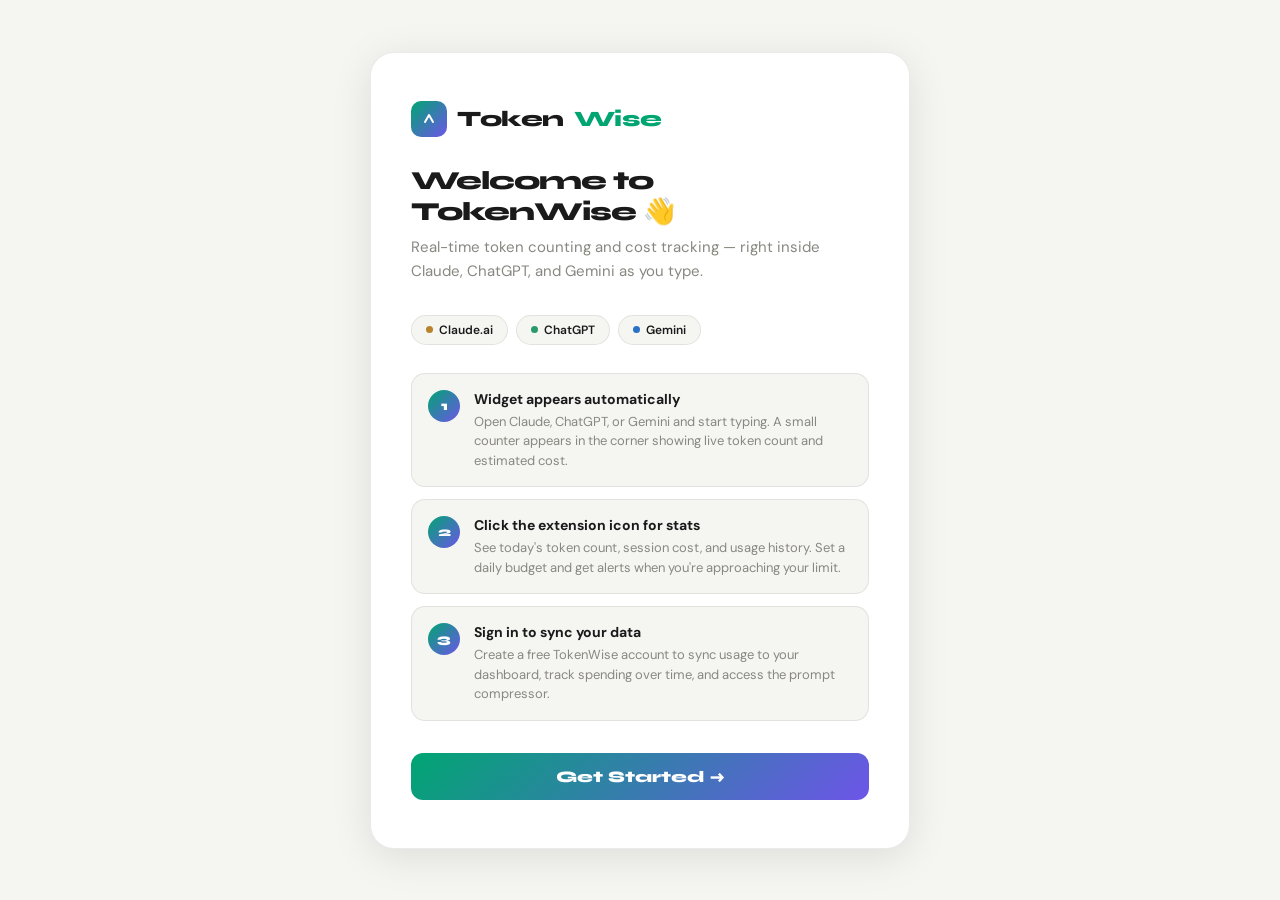
<file: tokenwise-final/extension/onboarding.html>
<!DOCTYPE html>
<html lang="en">
<head>
<meta charset="UTF-8">
<meta name="viewport" content="width=device-width, initial-scale=1.0">
<title>Welcome to TokenWise</title>
<link href="https://fonts.googleapis.com/css2?family=DM+Mono:wght@300;400;500&family=Syne:wght@400;600;700;800&family=DM+Sans:ital,wght@0,300;0,400;0,500&display=swap" rel="stylesheet">
<style>
:root{--bg:#f5f5f2;--surface:#fff;--border:rgba(0,0,0,.08);--accent:#00a572;--accent2:#6d55e8;--text:#1a1a1a;--muted:#888880}
*{box-sizing:border-box;margin:0;padding:0}
body{background:var(--bg);color:var(--text);font-family:'DM Sans',sans-serif;min-height:100vh;display:flex;align-items:center;justify-content:center;padding:24px}
.card{background:var(--surface);border:1px solid var(--border);border-radius:24px;padding:48px 40px;width:100%;max-width:540px;box-shadow:0 8px 40px rgba(0,0,0,.10)}
.logo{font-family:'Syne',sans-serif;font-weight:800;font-size:22px;letter-spacing:-0.5px;display:flex;align-items:center;gap:10px;margin-bottom:28px}
.logo-icon{width:36px;height:36px;background:linear-gradient(135deg,var(--accent),var(--accent2));border-radius:10px;display:flex;align-items:center;justify-content:center}
.logo em{color:var(--accent);font-style:normal}
h1{font-family:'Syne',sans-serif;font-size:26px;font-weight:800;letter-spacing:-1px;margin-bottom:8px}
.sub{font-size:15px;color:var(--muted);margin-bottom:32px;line-height:1.6}
.steps{display:flex;flex-direction:column;gap:12px;margin-bottom:32px}
.step{display:flex;gap:14px;align-items:flex-start;padding:16px;background:var(--bg);border-radius:14px;border:1px solid var(--border)}
.step-num{width:32px;height:32px;border-radius:50%;background:linear-gradient(135deg,var(--accent),var(--accent2));color:#fff;display:flex;align-items:center;justify-content:center;font-family:'Syne',sans-serif;font-weight:800;font-size:13px;flex-shrink:0}
.step-title{font-weight:700;font-size:14px;margin-bottom:4px}
.step-desc{font-size:13px;color:var(--muted);line-height:1.5}
.btn{width:100%;padding:14px;border-radius:12px;border:none;background:linear-gradient(135deg,var(--accent),var(--accent2));color:#fff;font-family:'Syne',sans-serif;font-weight:800;font-size:16px;cursor:pointer;transition:opacity .15s}
.btn:hover{opacity:.9}
.sites{display:flex;gap:8px;margin-bottom:28px;flex-wrap:wrap}
.site-chip{display:flex;align-items:center;gap:6px;background:var(--bg);border:1px solid var(--border);border-radius:20px;padding:6px 14px;font-size:12px;font-weight:600}
.site-dot{width:7px;height:7px;border-radius:50%}
</style>
</head>
<body>
<div class="card">
  <div class="logo">
    <div class="logo-icon"><svg width="18" height="18" viewBox="0 0 18 18" fill="none"><path d="M5 12L9 5L13 12" stroke="white" stroke-width="2" stroke-linecap="round" stroke-linejoin="round"/></svg></div>
    Token<em>Wise</em>
  </div>
  <h1>Welcome to TokenWise 👋</h1>
  <p class="sub">Real-time token counting and cost tracking — right inside Claude, ChatGPT, and Gemini as you type.</p>

  <div class="sites">
    <div class="site-chip"><div class="site-dot" style="background:#b8832a"></div> Claude.ai</div>
    <div class="site-chip"><div class="site-dot" style="background:#2a9a6a"></div> ChatGPT</div>
    <div class="site-chip"><div class="site-dot" style="background:#2a72c8"></div> Gemini</div>
  </div>

  <div class="steps">
    <div class="step">
      <div class="step-num">1</div>
      <div>
        <div class="step-title">Widget appears automatically</div>
        <div class="step-desc">Open Claude, ChatGPT, or Gemini and start typing. A small counter appears in the corner showing live token count and estimated cost.</div>
      </div>
    </div>
    <div class="step">
      <div class="step-num">2</div>
      <div>
        <div class="step-title">Click the extension icon for stats</div>
        <div class="step-desc">See today's token count, session cost, and usage history. Set a daily budget and get alerts when you're approaching your limit.</div>
      </div>
    </div>
    <div class="step">
      <div class="step-num">3</div>
      <div>
        <div class="step-title">Sign in to sync your data</div>
        <div class="step-desc">Create a free TokenWise account to sync usage to your dashboard, track spending over time, and access the prompt compressor.</div>
      </div>
    </div>
  </div>

  <button class="btn" onclick="window.close()">Get Started →</button>
</div>
</body>
</html>
</file>
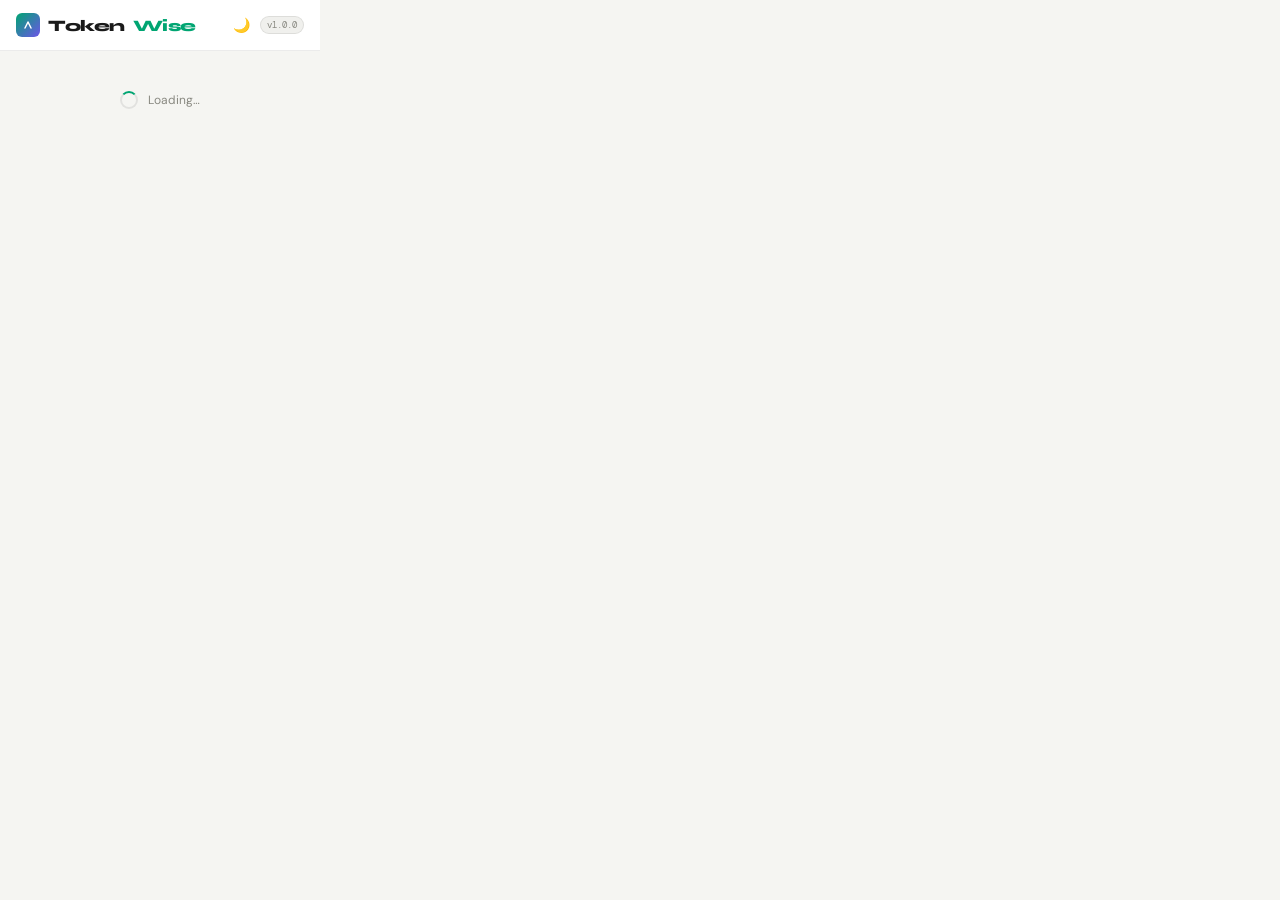
<file: tokenwise-final/extension/popup.html>
<!DOCTYPE html>
<html lang="en">
<head>
<meta charset="UTF-8">
<meta name="viewport" content="width=device-width, initial-scale=1.0">
<title>TokenWise</title>
<link rel="preconnect" href="https://fonts.googleapis.com">
<link href="https://fonts.googleapis.com/css2?family=DM+Mono:wght@300;400;500&family=Syne:wght@400;600;700;800&family=DM+Sans:ital,wght@0,300;0,400;0,500;1,400&display=swap" rel="stylesheet">
<style>
:root {
  --bg:#f5f5f2; --surface:#ffffff; --surface2:#f0f0ed;
  --border:rgba(0,0,0,0.08); --accent:#00a572; --accent2:#6d55e8;
  --warn:#e05a1a; --text:#1a1a1a; --muted:#888880;
  --claude:#b8832a; --gpt:#2a9a6a; --gemini:#2a72c8;
}
body.dark {
  --bg:#111110; --surface:#1a1a18; --surface2:#222220;
  --border:rgba(255,255,255,0.1); --accent:#00d68f; --accent2:#a78bfa;
  --warn:#fb923c; --text:#f0ede8; --muted:#8a8880;
}
*{box-sizing:border-box;margin:0;padding:0}
body{background:var(--bg);color:var(--text);font-family:'DM Sans',sans-serif;width:320px;min-height:200px;font-size:13px}

/* HEADER */
.header{background:var(--surface);border-bottom:1px solid var(--border);padding:12px 16px;display:flex;align-items:center;justify-content:space-between}
.logo{font-family:'Syne',sans-serif;font-weight:800;font-size:16px;letter-spacing:-0.5px;display:flex;align-items:center;gap:8px}
.logo-icon{width:24px;height:24px;background:linear-gradient(135deg,#00a572,#6d55e8);border-radius:6px;display:flex;align-items:center;justify-content:center}
.logo em{color:var(--accent);font-style:normal}
.header-right{display:flex;align-items:center;gap:6px}
.theme-btn{background:none;border:none;cursor:pointer;font-size:14px;width:26px;height:26px;border-radius:6px;display:flex;align-items:center;justify-content:center;color:var(--muted);transition:background .15s}
.theme-btn:hover{background:var(--surface2)}
.version{font-family:'DM Mono',monospace;font-size:9px;color:var(--muted);padding:2px 6px;background:var(--surface2);border-radius:10px;border:1px solid var(--border)}

/* TABS */
.tabs{display:flex;background:var(--surface);border-bottom:1px solid var(--border);padding:0 16px}
.tab{background:none;border:none;color:var(--muted);font-family:'DM Sans',sans-serif;font-size:12px;padding:8px 10px;cursor:pointer;border-bottom:2px solid transparent;transition:all .15s;font-weight:500}
.tab.active{color:var(--accent);border-bottom-color:var(--accent)}
.tab:hover:not(.active){color:var(--text)}

/* TAB CONTENT */
.tab-panel{display:none;padding:16px}
.tab-panel.active{display:block}

/* AUTH */
.auth-section{padding:20px 16px}
.auth-title{font-family:'Syne',sans-serif;font-weight:700;font-size:15px;margin-bottom:4px}
.auth-sub{font-size:12px;color:var(--muted);margin-bottom:16px}
.field{margin-bottom:12px}
.field label{display:block;font-size:10px;font-weight:600;color:var(--muted);margin-bottom:4px;letter-spacing:.8px;text-transform:uppercase}
.field input{width:100%;padding:9px 12px;border-radius:8px;border:1.5px solid var(--border);background:var(--surface2);color:var(--text);font-family:'DM Sans',sans-serif;font-size:13px;outline:none;transition:border-color .15s}
.field input:focus{border-color:var(--accent)}
.btn-primary{width:100%;padding:10px;border-radius:10px;border:none;background:linear-gradient(135deg,var(--accent),var(--accent2));color:#fff;font-family:'Syne',sans-serif;font-weight:700;font-size:13px;cursor:pointer;transition:opacity .15s}
.btn-primary:hover{opacity:.9}
.btn-primary:disabled{opacity:.5;cursor:not-allowed}
.auth-switch{text-align:center;font-size:12px;color:var(--muted);margin-top:12px}
.auth-switch a{color:var(--accent);cursor:pointer;font-weight:600}
.auth-error{background:rgba(224,90,26,.1);border:1px solid rgba(224,90,26,.2);border-radius:7px;padding:8px 12px;font-size:12px;color:var(--warn);margin-bottom:12px;display:none}
.divider{display:flex;align-items:center;gap:8px;margin:12px 0;color:var(--muted);font-size:11px}
.divider::before,.divider::after{content:'';flex:1;height:1px;background:var(--border)}

/* LOGGED IN - TODAY STATS */
.today-section{}
.today-grid{display:grid;grid-template-columns:1fr 1fr;gap:8px;margin-bottom:12px}
.stat-card{background:var(--surface);border:1px solid var(--border);border-radius:10px;padding:12px;position:relative;overflow:hidden}
.stat-card::after{content:'';position:absolute;top:0;left:0;right:0;height:2px;background:linear-gradient(90deg,var(--accent),transparent)}
.stat-card:nth-child(2)::after{background:linear-gradient(90deg,var(--accent2),transparent)}
.stat-card:nth-child(3)::after{background:linear-gradient(90deg,var(--warn),transparent)}
.stat-card:nth-child(4)::after{background:linear-gradient(90deg,var(--claude),transparent)}
.stat-label{font-size:9px;color:var(--muted);text-transform:uppercase;letter-spacing:1px;font-family:'DM Mono',monospace;margin-bottom:4px}
.stat-value{font-family:'Syne',sans-serif;font-size:20px;font-weight:800;letter-spacing:-0.8px;color:var(--text)}
.stat-sub{font-size:10px;color:var(--muted);margin-top:2px}

/* SITE STATUS */
.site-status{background:var(--surface);border:1px solid var(--border);border-radius:10px;padding:12px;margin-bottom:12px}
.site-status-title{font-size:10px;color:var(--muted);text-transform:uppercase;letter-spacing:.8px;font-family:'DM Mono',monospace;margin-bottom:8px}
.site-row{display:flex;align-items:center;justify-content:space-between;padding:5px 0;border-bottom:1px solid var(--border)}
.site-row:last-child{border:none}
.site-name{display:flex;align-items:center;gap:6px;font-size:12px}
.site-dot{width:6px;height:6px;border-radius:50%;background:var(--muted)}
.site-dot.active{background:var(--accent)}
.toggle{position:relative;width:28px;height:16px;cursor:pointer}
.toggle input{opacity:0;width:0;height:0}
.toggle-slider{position:absolute;inset:0;background:var(--surface2);border-radius:8px;transition:.2s;border:1px solid var(--border)}
.toggle-slider::before{content:'';position:absolute;width:12px;height:12px;left:1px;top:1px;background:var(--muted);border-radius:50%;transition:.2s}
.toggle input:checked + .toggle-slider{background:var(--accent)}
.toggle input:checked + .toggle-slider::before{transform:translateX(12px);background:#fff}

/* SYNC STATUS */
.sync-row{display:flex;align-items:center;gap:6px;font-size:11px;color:var(--muted);padding:8px 0;border-top:1px solid var(--border);margin-top:4px}
.sync-dot{width:6px;height:6px;border-radius:50%;background:var(--accent);animation:pulse 2s infinite}
@keyframes pulse{0%,100%{opacity:1}50%{opacity:.4}}
.sync-dot.offline{background:var(--warn);animation:none}

/* SETTINGS */
.settings-group{margin-bottom:16px}
.settings-group-title{font-size:10px;color:var(--muted);text-transform:uppercase;letter-spacing:.8px;font-family:'DM Mono',monospace;margin-bottom:8px}
.settings-row{display:flex;align-items:center;justify-content:space-between;padding:8px 0;border-bottom:1px solid var(--border)}
.settings-row:last-child{border:none}
.settings-row label{font-size:12px;color:var(--text)}
.settings-row .settings-sub{font-size:10px;color:var(--muted);margin-top:1px}
select.settings-select{background:var(--surface2);border:1px solid var(--border);border-radius:6px;color:var(--text);font-size:11px;padding:4px 8px;outline:none;cursor:pointer;font-family:'DM Sans',sans-serif}
input.budget-input{width:70px;padding:5px 8px;border-radius:6px;border:1.5px solid var(--border);background:var(--surface2);color:var(--text);font-size:12px;font-family:'DM Mono',monospace;outline:none;text-align:right}
input.budget-input:focus{border-color:var(--accent)}

/* USER ROW */
.user-row{display:flex;align-items:center;justify-content:space-between;background:var(--surface);border:1px solid var(--border);border-radius:10px;padding:10px 12px;margin-bottom:12px}
.user-info{display:flex;align-items:center;gap:8px}
.user-avatar{width:28px;height:28px;border-radius:50%;background:linear-gradient(135deg,var(--accent2),var(--accent));display:flex;align-items:center;justify-content:center;font-size:11px;font-weight:700;color:white}
.user-name{font-size:12px;font-weight:600}
.user-email{font-size:10px;color:var(--muted)}
.plan-badge{font-family:'DM Mono',monospace;font-size:9px;padding:2px 7px;border-radius:10px;background:rgba(0,165,114,.1);color:var(--accent);border:1px solid rgba(0,165,114,.25)}
.btn-signout{background:none;border:1px solid var(--border);color:var(--muted);padding:5px 10px;border-radius:7px;font-size:11px;cursor:pointer;font-family:'DM Sans',sans-serif;transition:all .15s}
.btn-signout:hover{border-color:var(--warn);color:var(--warn)}

/* OPEN APP */
.open-app-row{display:flex;gap:8px;margin-top:4px}
.btn-open-app{flex:1;background:var(--surface);border:1px solid var(--border);color:var(--text);padding:8px;border-radius:8px;font-size:12px;font-weight:600;cursor:pointer;text-align:center;transition:all .15s;font-family:'DM Sans',sans-serif}
.btn-open-app:hover{border-color:var(--accent);color:var(--accent)}
.btn-open-app.primary{background:linear-gradient(135deg,var(--accent),var(--accent2));color:#fff;border:none;font-family:'Syne',sans-serif;font-weight:700}
.btn-open-app.primary:hover{opacity:.9}

/* PENDING SYNC */
.pending-badge{background:rgba(224,90,26,.1);border:1px solid rgba(224,90,26,.2);border-radius:6px;padding:6px 10px;font-size:11px;color:var(--warn);display:none;margin-bottom:8px;align-items:center;gap:6px}
.pending-badge.show{display:flex}

/* LOADING */
.loading{display:flex;align-items:center;justify-content:center;padding:40px;gap:10px;color:var(--muted);font-size:12px}
.spinner{width:18px;height:18px;border:2px solid var(--border);border-top-color:var(--accent);border-radius:50%;animation:spin .7s linear infinite}
@keyframes spin{to{transform:rotate(360deg)}}

/* TOAST */
.toast{position:fixed;bottom:12px;left:12px;right:12px;background:var(--text);color:var(--bg);padding:10px 14px;border-radius:9px;font-size:12px;font-weight:500;z-index:999;transform:translateY(60px);opacity:0;transition:all .25s;pointer-events:none}
.toast.show{transform:translateY(0);opacity:1}
</style>
</head>
<body>

<!-- HEADER -->
<div class="header">
  <div class="logo">
    <div class="logo-icon">
      <svg width="14" height="14" viewBox="0 0 14 14" fill="none">
        <path d="M4 10L7 4L10 10" stroke="white" stroke-width="1.5" stroke-linecap="round" stroke-linejoin="round"/>
      </svg>
    </div>
    Token<em>Wise</em>
  </div>
  <div class="header-right">
    <button class="theme-btn" id="theme-btn" title="Toggle theme">🌙</button>
    <span class="version" id="version-badge">v1.0.0</span>
  </div>
</div>

<!-- LOADING STATE -->
<div class="loading" id="loading-state">
  <div class="spinner"></div>
  <span>Loading…</span>
</div>

<!-- AUTH STATE (shown when not logged in) -->
<div id="auth-state" style="display:none">
  <div class="auth-section">
    <div id="auth-login">
      <div class="auth-title">Sign in to TokenWise</div>
      <div class="auth-sub">Sync your usage across devices and access your dashboard.</div>
      <div id="auth-error" class="auth-error"></div>
      <div class="field"><label>Email</label><input type="email" id="login-email" placeholder="you@example.com" autocomplete="email"></div>
      <div class="field"><label>Password</label><input type="password" id="login-password" placeholder="Your password" autocomplete="current-password"></div>
      <button class="btn-primary" id="btn-login">Sign in</button>
      <div class="auth-switch">No account? <a id="show-signup">Create one →</a></div>
      <div class="auth-switch" style="margin-top:6px"><a id="show-reset" style="font-size:11px">Forgot password?</a></div>
    </div>
    <div id="auth-signup" style="display:none">
      <div class="auth-title">Create account</div>
      <div class="auth-sub">Free plan — no credit card needed.</div>
      <div id="signup-error" class="auth-error"></div>
      <div class="field"><label>Full name</label><input type="text" id="signup-name" placeholder="Jane Smith" autocomplete="name"></div>
      <div class="field"><label>Email</label><input type="email" id="signup-email" placeholder="you@example.com" autocomplete="email"></div>
      <div class="field"><label>Password</label><input type="password" id="signup-password" placeholder="Min 8 characters" autocomplete="new-password"></div>
      <button class="btn-primary" id="btn-signup">Create account</button>
      <div class="auth-switch">Have an account? <a id="show-login">Sign in →</a></div>
    </div>
    <div id="auth-reset" style="display:none">
      <div class="auth-title">Reset password</div>
      <div class="auth-sub">We'll send you a link to reset your password.</div>
      <div id="reset-error" class="auth-error"></div>
      <div class="field"><label>Email</label><input type="email" id="reset-email" placeholder="you@example.com"></div>
      <button class="btn-primary" id="btn-reset">Send reset link</button>
      <div class="auth-switch"><a id="back-to-login">← Back to sign in</a></div>
    </div>
  </div>
</div>

<!-- LOGGED IN STATE -->
<div id="app-state" style="display:none">

  <!-- TABS -->
  <div class="tabs">
    <button class="tab active" data-tab="today">Today</button>
    <button class="tab" data-tab="settings">Settings</button>
  </div>

  <!-- TODAY TAB -->
  <div class="tab-panel active" id="tab-today">

    <!-- User row -->
    <div class="user-row" style="margin-top:0;border-radius:0;border-left:none;border-right:none;border-top:none;margin-bottom:0;padding:10px 16px">
      <div class="user-info">
        <div class="user-avatar" id="user-avatar">JD</div>
        <div>
          <div class="user-name" id="user-name">Jane Doe</div>
          <div class="user-email" id="user-email">jane@example.com</div>
        </div>
      </div>
      <div style="display:flex;align-items:center;gap:6px">
        <span class="plan-badge" id="plan-badge">FREE</span>
        <button class="btn-signout" id="btn-signout">Sign out</button>
      </div>
    </div>

    <div style="padding:12px 16px">

      <!-- Pending sync warning -->
      <div class="pending-badge" id="pending-badge">
        <span>⚠️</span><span id="pending-text">Sessions pending sync</span>
      </div>

      <!-- Today stats -->
      <div class="today-grid">
        <div class="stat-card">
          <div class="stat-label">Tokens today</div>
          <div class="stat-value" id="stat-tokens-today">0</div>
          <div class="stat-sub" id="stat-sessions-today">0 sessions</div>
        </div>
        <div class="stat-card">
          <div class="stat-label">Cost today</div>
          <div class="stat-value" id="stat-cost-today">$0.00</div>
          <div class="stat-sub">estimated</div>
        </div>
        <div class="stat-card">
          <div class="stat-label">Total tokens</div>
          <div class="stat-value" id="stat-tokens-total">0</div>
          <div class="stat-sub">all time</div>
        </div>
        <div class="stat-card">
          <div class="stat-label">Total spend</div>
          <div class="stat-value" id="stat-cost-total">$0.00</div>
          <div class="stat-sub">all time</div>
        </div>
      </div>

      <!-- Site toggles -->
      <div class="site-status">
        <div class="site-status-title">Widget active on</div>
        <div class="site-row">
          <div class="site-name"><div class="site-dot active" id="dot-claude"></div> Claude.ai</div>
          <label class="toggle"><input type="checkbox" id="toggle-claude" checked><span class="toggle-slider"></span></label>
        </div>
        <div class="site-row">
          <div class="site-name"><div class="site-dot active" id="dot-chatgpt"></div> ChatGPT</div>
          <label class="toggle"><input type="checkbox" id="toggle-chatgpt" checked><span class="toggle-slider"></span></label>
        </div>
        <div class="site-row">
          <div class="site-name"><div class="site-dot active" id="dot-gemini"></div> Gemini</div>
          <label class="toggle"><input type="checkbox" id="toggle-gemini" checked><span class="toggle-slider"></span></label>
        </div>
      </div>

      <!-- Sync status -->
      <div class="sync-row">
        <div class="sync-dot" id="sync-dot"></div>
        <span id="sync-status">Syncing to dashboard</span>
      </div>

      <!-- Open app -->
      <div class="open-app-row" style="margin-top:10px">
        <button class="btn-open-app" id="btn-open-dashboard">📊 Dashboard</button>
        <button class="btn-open-app primary" id="btn-open-analyzer">Open App →</button>
      </div>

    </div>
  </div>

  <!-- SETTINGS TAB -->
  <div class="tab-panel" id="tab-settings">
    <div style="padding:12px 16px">

      <div class="settings-group">
        <div class="settings-group-title">Widget</div>
        <div class="settings-row">
          <div><div>Show widget</div><div class="settings-sub">Display token counter on AI sites</div></div>
          <label class="toggle"><input type="checkbox" id="set-show-widget" checked><span class="toggle-slider"></span></label>
        </div>
        <div class="settings-row">
          <div><div>Theme</div></div>
          <select class="settings-select" id="set-theme">
            <option value="auto">Auto</option>
            <option value="light">Light</option>
            <option value="dark">Dark</option>
          </select>
        </div>
        <div class="settings-row">
          <div><div>Default model</div></div>
          <select class="settings-select" id="set-model">
            <option value="claude-3-sonnet">Claude 3.5 Sonnet</option>
            <option value="claude-3-haiku">Claude 3 Haiku</option>
            <option value="claude-3-opus">Claude 3 Opus</option>
            <option value="gpt-4o">GPT-4o</option>
            <option value="gpt-3.5">GPT-3.5 Turbo</option>
            <option value="gemini-1.5-pro">Gemini 1.5 Pro</option>
            <option value="gemini-flash">Gemini Flash</option>
          </select>
        </div>
      </div>

      <div class="settings-group">
        <div class="settings-group-title">Budget Alerts</div>
        <div class="settings-row">
          <div><div>Daily limit ($)</div><div class="settings-sub">Alert when spend exceeds this</div></div>
          <input type="number" class="budget-input" id="set-budget" value="5.00" min="0.01" max="1000" step="0.50">
        </div>
      </div>

      <div class="settings-group">
        <div class="settings-group-title">Account</div>
        <div class="settings-row">
          <div><div>TokenWise Plan</div><div class="settings-sub" id="settings-plan-sub">Free — 3 compressions/month</div></div>
          <button class="btn-open-app" id="btn-upgrade" style="width:auto;padding:5px 10px;font-size:11px">Upgrade</button>
        </div>
      </div>

      <button class="btn-primary" id="btn-save-settings" style="margin-top:8px">Save Settings</button>
    </div>
  </div>

</div>

<!-- TOAST -->
<div class="toast" id="toast"></div>

<script src="popup.js" type="module"></script>
</body>
</html>
</file>
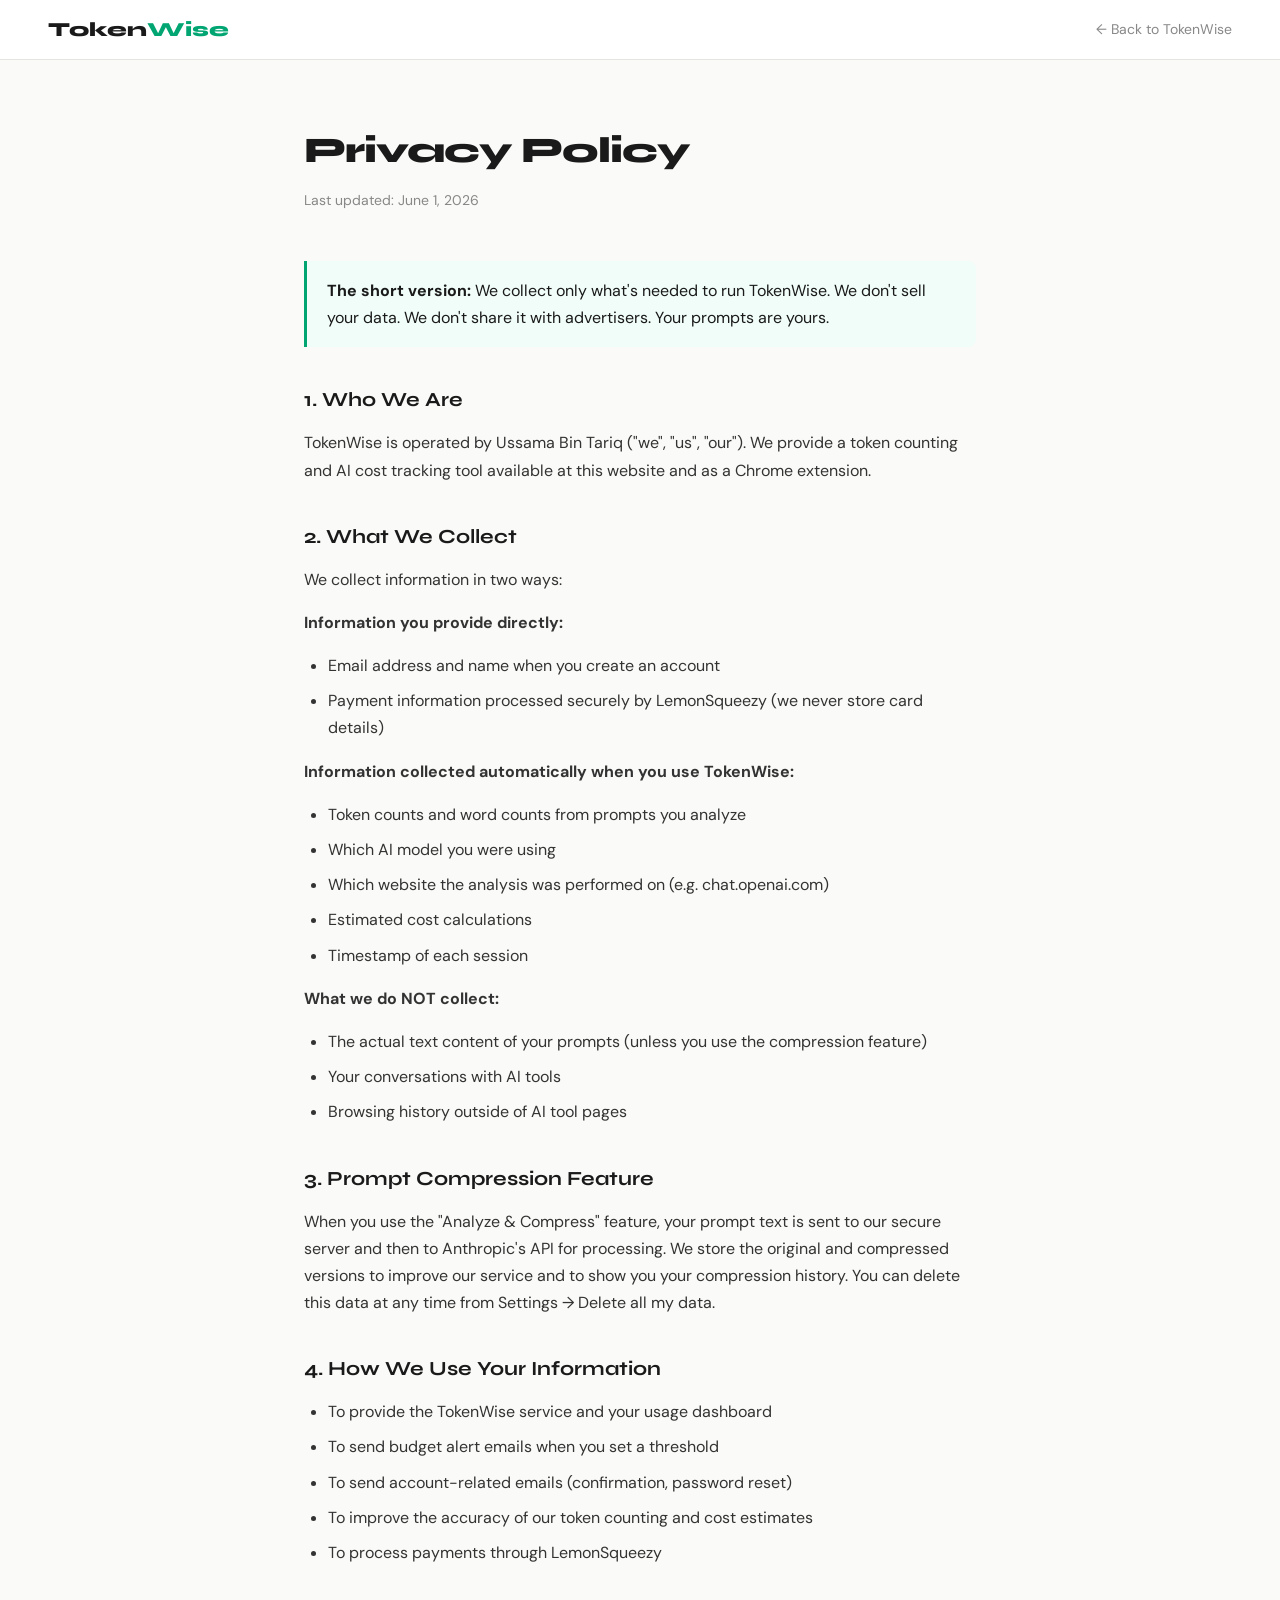
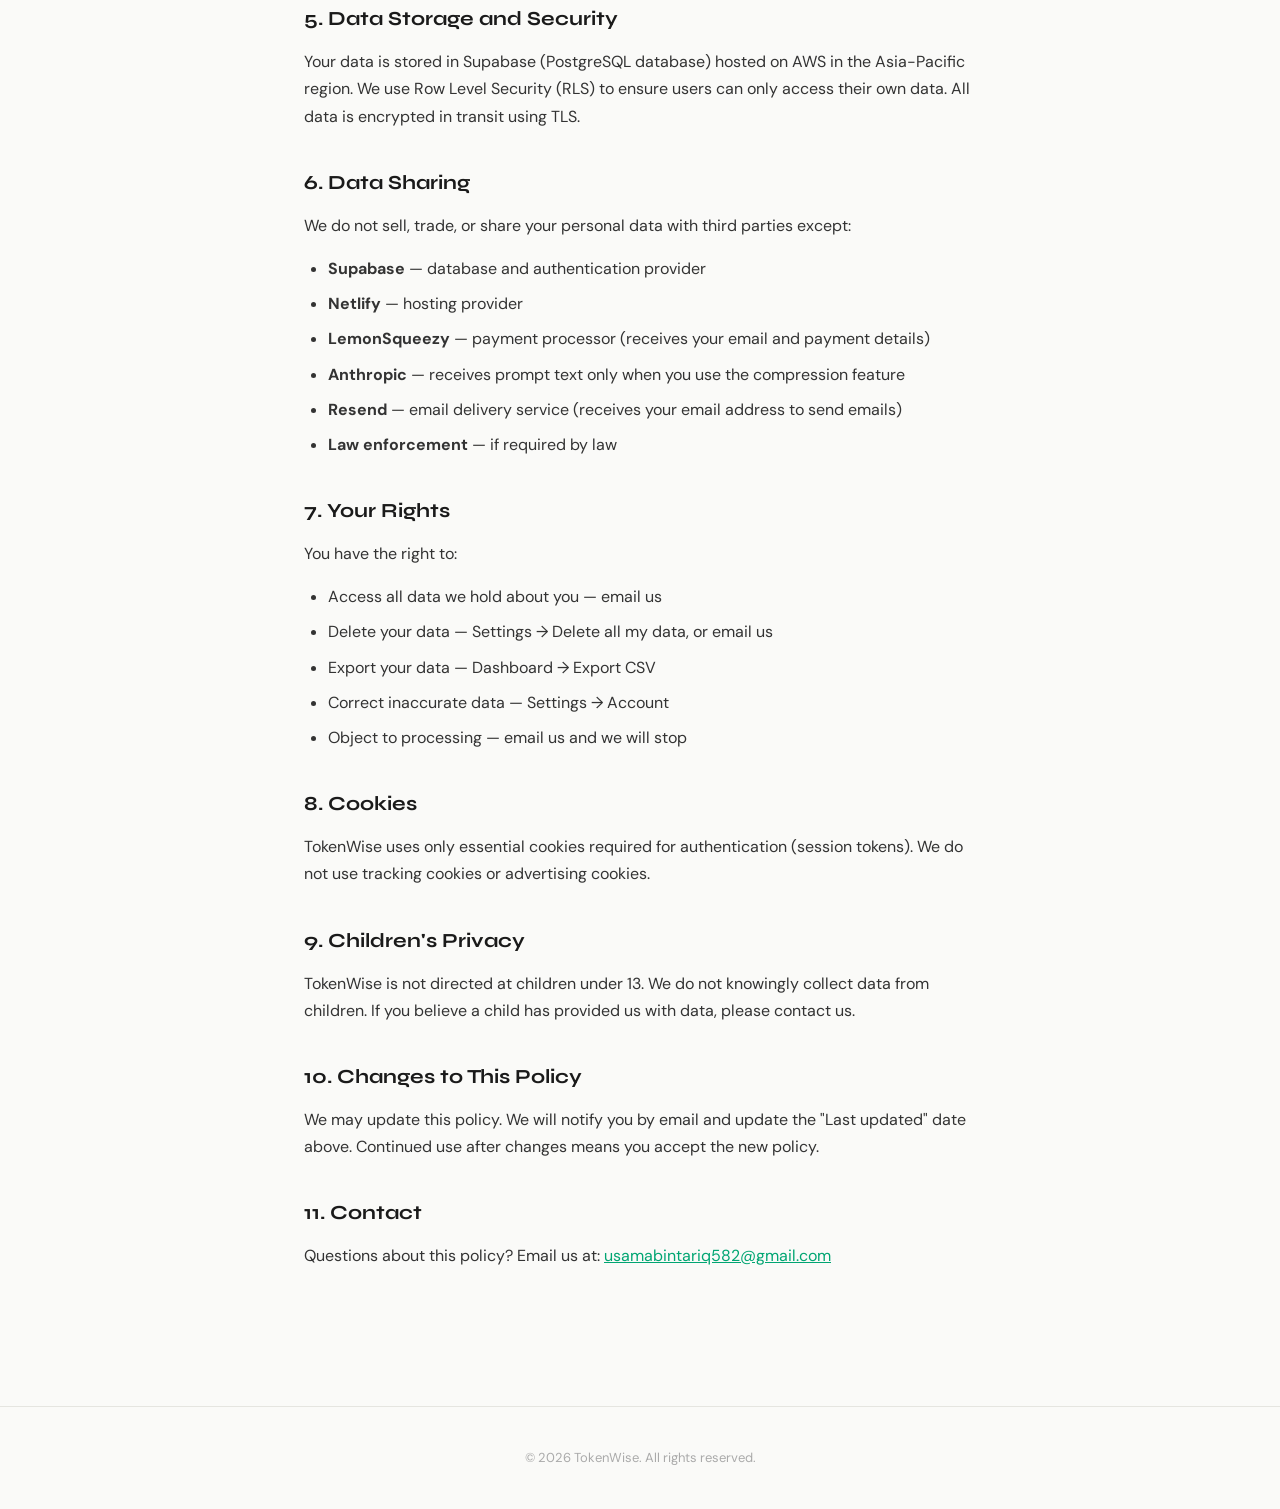
<file: tokenwise-final/frontend/privacy.html>
<!DOCTYPE html>
<html lang="en">
<head>
<meta charset="UTF-8">
<meta name="viewport" content="width=device-width, initial-scale=1.0">
<title>Privacy Policy — TokenWise</title>
<link href="https://fonts.googleapis.com/css2?family=Syne:wght@700;800&family=DM+Sans:wght@400;500&display=swap" rel="stylesheet">
<style>
*{box-sizing:border-box;margin:0;padding:0}
body{font-family:'DM Sans',sans-serif;background:#fafaf8;color:#1a1a1a;line-height:1.7}
header{background:#fff;border-bottom:1px solid #e5e5e0;padding:0 48px;height:60px;display:flex;align-items:center;justify-content:space-between}
.logo{font-family:'Syne',sans-serif;font-weight:800;font-size:20px}
.logo em{color:#00a572;font-style:normal}
.back{font-size:14px;color:#888;text-decoration:none}
.back:hover{color:#1a1a1a}
main{max-width:720px;margin:0 auto;padding:60px 24px}
h1{font-family:'Syne',sans-serif;font-size:36px;font-weight:800;letter-spacing:-1px;margin-bottom:8px}
.last-updated{color:#888;font-size:14px;margin-bottom:48px}
h2{font-family:'Syne',sans-serif;font-size:20px;font-weight:700;margin:36px 0 12px}
p{margin-bottom:16px;color:#333}
ul{margin:0 0 16px 24px}
ul li{margin-bottom:8px;color:#333}
a{color:#00a572}
.highlight{background:#f0fdf8;border-left:3px solid #00a572;padding:16px 20px;border-radius:0 8px 8px 0;margin-bottom:24px}
footer{text-align:center;padding:40px;color:#aaa;font-size:13px;border-top:1px solid #e5e5e0;margin-top:60px}
</style>
</head>
<body>
<header>
  <div class="logo">Token<em>Wise</em></div>
  <a class="back" href="/frontend/tokenwise-landing.html">← Back to TokenWise</a>
</header>
<main>
  <h1>Privacy Policy</h1>
  <div class="last-updated">Last updated: June 1, 2026</div>

  <div class="highlight">
    <strong>The short version:</strong> We collect only what's needed to run TokenWise. We don't sell your data. We don't share it with advertisers. Your prompts are yours.
  </div>

  <h2>1. Who We Are</h2>
  <p>TokenWise is operated by Ussama Bin Tariq ("we", "us", "our"). We provide a token counting and AI cost tracking tool available at this website and as a Chrome extension.</p>

  <h2>2. What We Collect</h2>
  <p>We collect information in two ways:</p>
  <p><strong>Information you provide directly:</strong></p>
  <ul>
    <li>Email address and name when you create an account</li>
    <li>Payment information processed securely by LemonSqueezy (we never store card details)</li>
  </ul>
  <p><strong>Information collected automatically when you use TokenWise:</strong></p>
  <ul>
    <li>Token counts and word counts from prompts you analyze</li>
    <li>Which AI model you were using</li>
    <li>Which website the analysis was performed on (e.g. chat.openai.com)</li>
    <li>Estimated cost calculations</li>
    <li>Timestamp of each session</li>
  </ul>
  <p><strong>What we do NOT collect:</strong></p>
  <ul>
    <li>The actual text content of your prompts (unless you use the compression feature)</li>
    <li>Your conversations with AI tools</li>
    <li>Browsing history outside of AI tool pages</li>
  </ul>

  <h2>3. Prompt Compression Feature</h2>
  <p>When you use the "Analyze & Compress" feature, your prompt text is sent to our secure server and then to Anthropic's API for processing. We store the original and compressed versions to improve our service and to show you your compression history. You can delete this data at any time from Settings → Delete all my data.</p>

  <h2>4. How We Use Your Information</h2>
  <ul>
    <li>To provide the TokenWise service and your usage dashboard</li>
    <li>To send budget alert emails when you set a threshold</li>
    <li>To send account-related emails (confirmation, password reset)</li>
    <li>To improve the accuracy of our token counting and cost estimates</li>
    <li>To process payments through LemonSqueezy</li>
  </ul>

  <h2>5. Data Storage and Security</h2>
  <p>Your data is stored in Supabase (PostgreSQL database) hosted on AWS in the Asia-Pacific region. We use Row Level Security (RLS) to ensure users can only access their own data. All data is encrypted in transit using TLS.</p>

  <h2>6. Data Sharing</h2>
  <p>We do not sell, trade, or share your personal data with third parties except:</p>
  <ul>
    <li><strong>Supabase</strong> — database and authentication provider</li>
    <li><strong>Netlify</strong> — hosting provider</li>
    <li><strong>LemonSqueezy</strong> — payment processor (receives your email and payment details)</li>
    <li><strong>Anthropic</strong> — receives prompt text only when you use the compression feature</li>
    <li><strong>Resend</strong> — email delivery service (receives your email address to send emails)</li>
    <li><strong>Law enforcement</strong> — if required by law</li>
  </ul>

  <h2>7. Your Rights</h2>
  <p>You have the right to:</p>
  <ul>
    <li>Access all data we hold about you — email us</li>
    <li>Delete your data — Settings → Delete all my data, or email us</li>
    <li>Export your data — Dashboard → Export CSV</li>
    <li>Correct inaccurate data — Settings → Account</li>
    <li>Object to processing — email us and we will stop</li>
  </ul>

  <h2>8. Cookies</h2>
  <p>TokenWise uses only essential cookies required for authentication (session tokens). We do not use tracking cookies or advertising cookies.</p>

  <h2>9. Children's Privacy</h2>
  <p>TokenWise is not directed at children under 13. We do not knowingly collect data from children. If you believe a child has provided us with data, please contact us.</p>

  <h2>10. Changes to This Policy</h2>
  <p>We may update this policy. We will notify you by email and update the "Last updated" date above. Continued use after changes means you accept the new policy.</p>

  <h2>11. Contact</h2>
  <p>Questions about this policy? Email us at: <a href="mailto:usamabintariq582@gmail.com">usamabintariq582@gmail.com</a></p>
</main>
<footer>© 2026 TokenWise. All rights reserved.</footer>
</body>
</html>
</file>
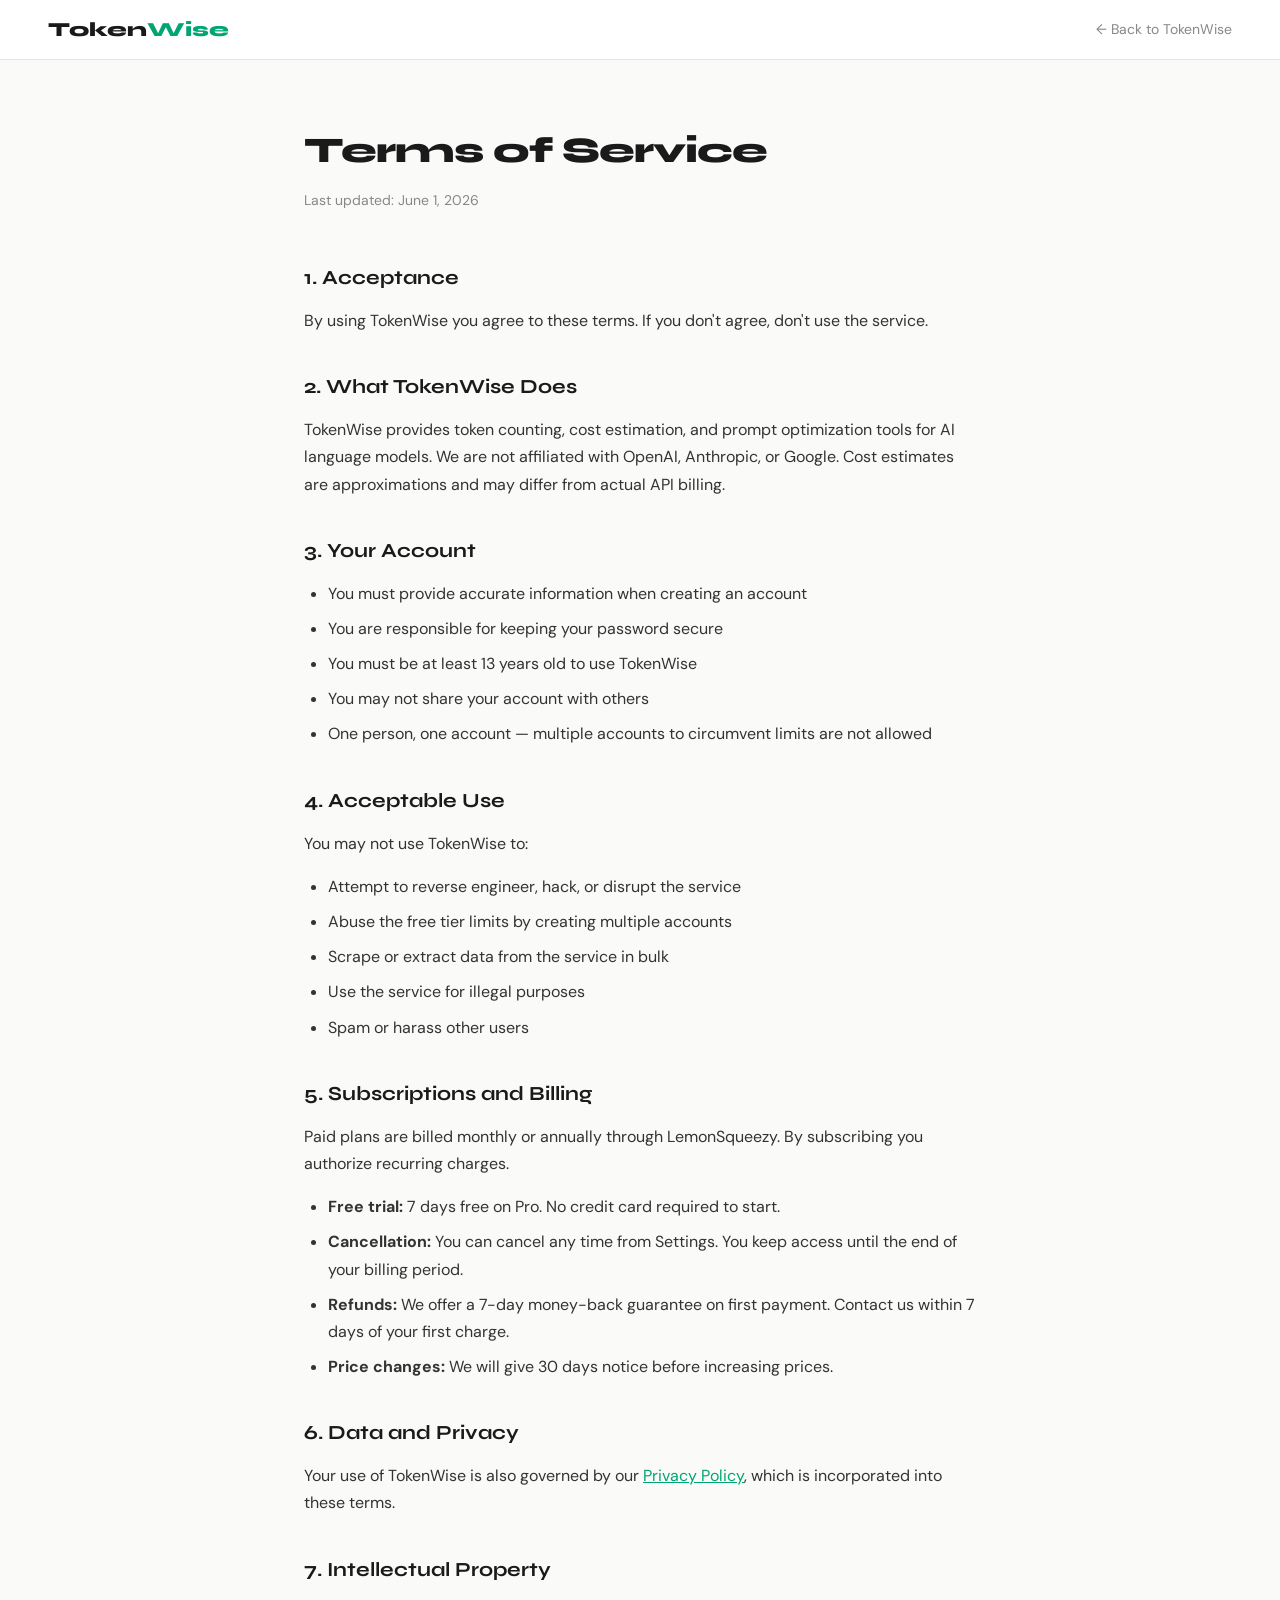
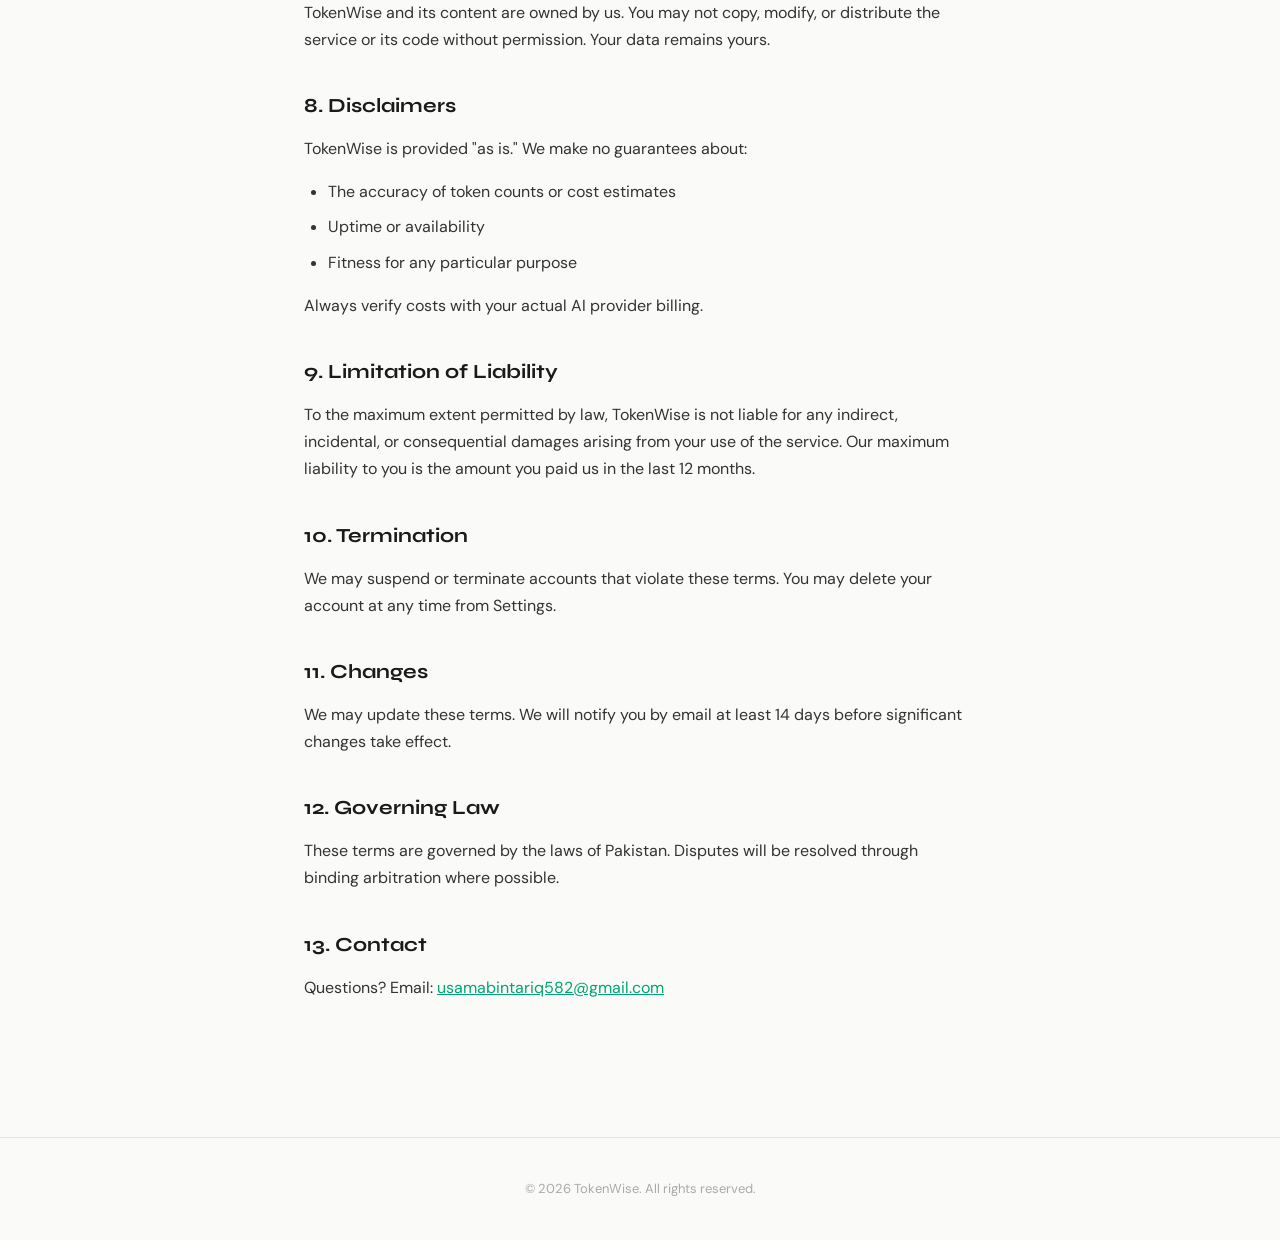
<file: tokenwise-final/frontend/terms.html>
<!DOCTYPE html>
<html lang="en">
<head>
<meta charset="UTF-8">
<meta name="viewport" content="width=device-width, initial-scale=1.0">
<title>Terms of Service — TokenWise</title>
<link href="https://fonts.googleapis.com/css2?family=Syne:wght@700;800&family=DM+Sans:wght@400;500&display=swap" rel="stylesheet">
<style>
*{box-sizing:border-box;margin:0;padding:0}
body{font-family:'DM Sans',sans-serif;background:#fafaf8;color:#1a1a1a;line-height:1.7}
header{background:#fff;border-bottom:1px solid #e5e5e0;padding:0 48px;height:60px;display:flex;align-items:center;justify-content:space-between}
.logo{font-family:'Syne',sans-serif;font-weight:800;font-size:20px}
.logo em{color:#00a572;font-style:normal}
.back{font-size:14px;color:#888;text-decoration:none}
.back:hover{color:#1a1a1a}
main{max-width:720px;margin:0 auto;padding:60px 24px}
h1{font-family:'Syne',sans-serif;font-size:36px;font-weight:800;letter-spacing:-1px;margin-bottom:8px}
.last-updated{color:#888;font-size:14px;margin-bottom:48px}
h2{font-family:'Syne',sans-serif;font-size:20px;font-weight:700;margin:36px 0 12px}
p{margin-bottom:16px;color:#333}
ul{margin:0 0 16px 24px}
ul li{margin-bottom:8px;color:#333}
a{color:#00a572}
footer{text-align:center;padding:40px;color:#aaa;font-size:13px;border-top:1px solid #e5e5e0;margin-top:60px}
</style>
</head>
<body>
<header>
  <div class="logo">Token<em>Wise</em></div>
  <a class="back" href="/frontend/tokenwise-landing.html">← Back to TokenWise</a>
</header>
<main>
  <h1>Terms of Service</h1>
  <div class="last-updated">Last updated: June 1, 2026</div>

  <h2>1. Acceptance</h2>
  <p>By using TokenWise you agree to these terms. If you don't agree, don't use the service.</p>

  <h2>2. What TokenWise Does</h2>
  <p>TokenWise provides token counting, cost estimation, and prompt optimization tools for AI language models. We are not affiliated with OpenAI, Anthropic, or Google. Cost estimates are approximations and may differ from actual API billing.</p>

  <h2>3. Your Account</h2>
  <ul>
    <li>You must provide accurate information when creating an account</li>
    <li>You are responsible for keeping your password secure</li>
    <li>You must be at least 13 years old to use TokenWise</li>
    <li>You may not share your account with others</li>
    <li>One person, one account — multiple accounts to circumvent limits are not allowed</li>
  </ul>

  <h2>4. Acceptable Use</h2>
  <p>You may not use TokenWise to:</p>
  <ul>
    <li>Attempt to reverse engineer, hack, or disrupt the service</li>
    <li>Abuse the free tier limits by creating multiple accounts</li>
    <li>Scrape or extract data from the service in bulk</li>
    <li>Use the service for illegal purposes</li>
    <li>Spam or harass other users</li>
  </ul>

  <h2>5. Subscriptions and Billing</h2>
  <p>Paid plans are billed monthly or annually through LemonSqueezy. By subscribing you authorize recurring charges.</p>
  <ul>
    <li><strong>Free trial:</strong> 7 days free on Pro. No credit card required to start.</li>
    <li><strong>Cancellation:</strong> You can cancel any time from Settings. You keep access until the end of your billing period.</li>
    <li><strong>Refunds:</strong> We offer a 7-day money-back guarantee on first payment. Contact us within 7 days of your first charge.</li>
    <li><strong>Price changes:</strong> We will give 30 days notice before increasing prices.</li>
  </ul>

  <h2>6. Data and Privacy</h2>
  <p>Your use of TokenWise is also governed by our <a href="/frontend/privacy.html">Privacy Policy</a>, which is incorporated into these terms.</p>

  <h2>7. Intellectual Property</h2>
  <p>TokenWise and its content are owned by us. You may not copy, modify, or distribute the service or its code without permission. Your data remains yours.</p>

  <h2>8. Disclaimers</h2>
  <p>TokenWise is provided "as is." We make no guarantees about:</p>
  <ul>
    <li>The accuracy of token counts or cost estimates</li>
    <li>Uptime or availability</li>
    <li>Fitness for any particular purpose</li>
  </ul>
  <p>Always verify costs with your actual AI provider billing.</p>

  <h2>9. Limitation of Liability</h2>
  <p>To the maximum extent permitted by law, TokenWise is not liable for any indirect, incidental, or consequential damages arising from your use of the service. Our maximum liability to you is the amount you paid us in the last 12 months.</p>

  <h2>10. Termination</h2>
  <p>We may suspend or terminate accounts that violate these terms. You may delete your account at any time from Settings.</p>

  <h2>11. Changes</h2>
  <p>We may update these terms. We will notify you by email at least 14 days before significant changes take effect.</p>

  <h2>12. Governing Law</h2>
  <p>These terms are governed by the laws of Pakistan. Disputes will be resolved through binding arbitration where possible.</p>

  <h2>13. Contact</h2>
  <p>Questions? Email: <a href="mailto:usamabintariq582@gmail.com">usamabintariq582@gmail.com</a></p>
</main>
<footer>© 2026 TokenWise. All rights reserved.</footer>
</body>
</html>
</file>
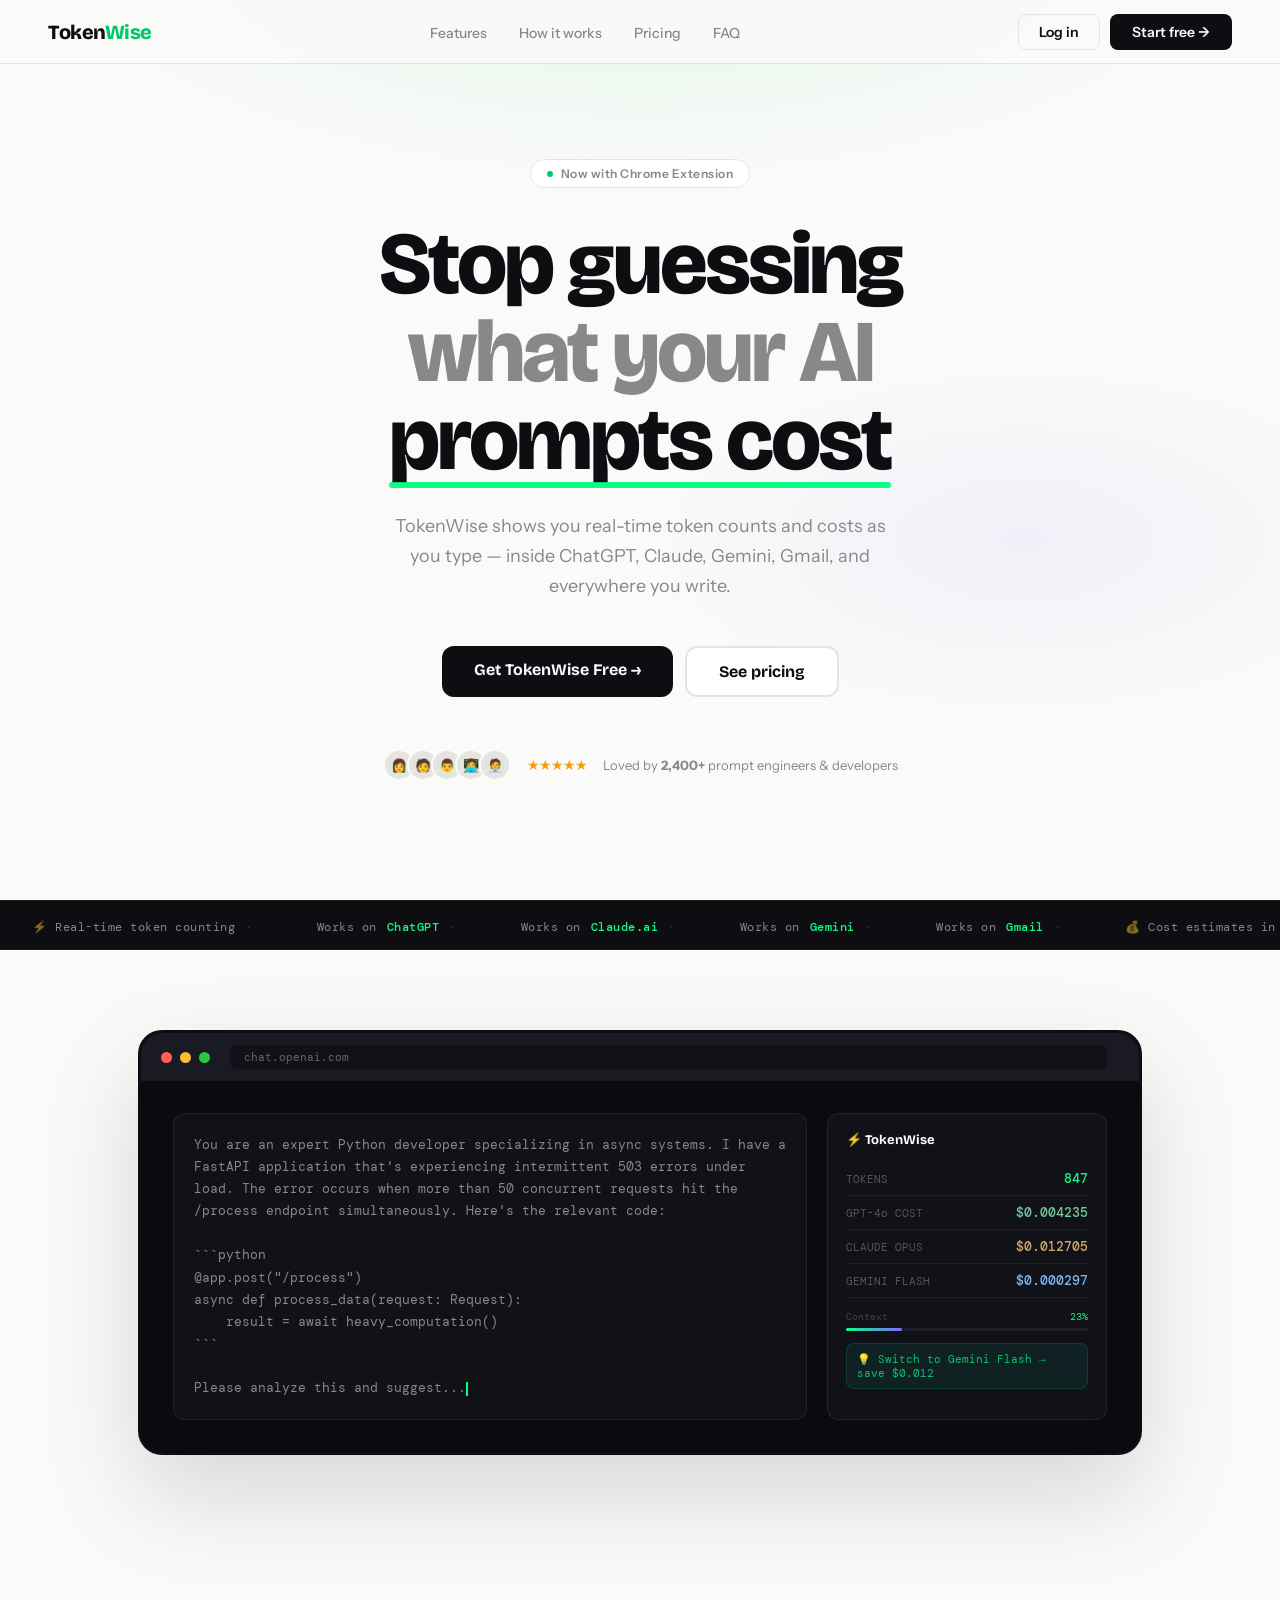
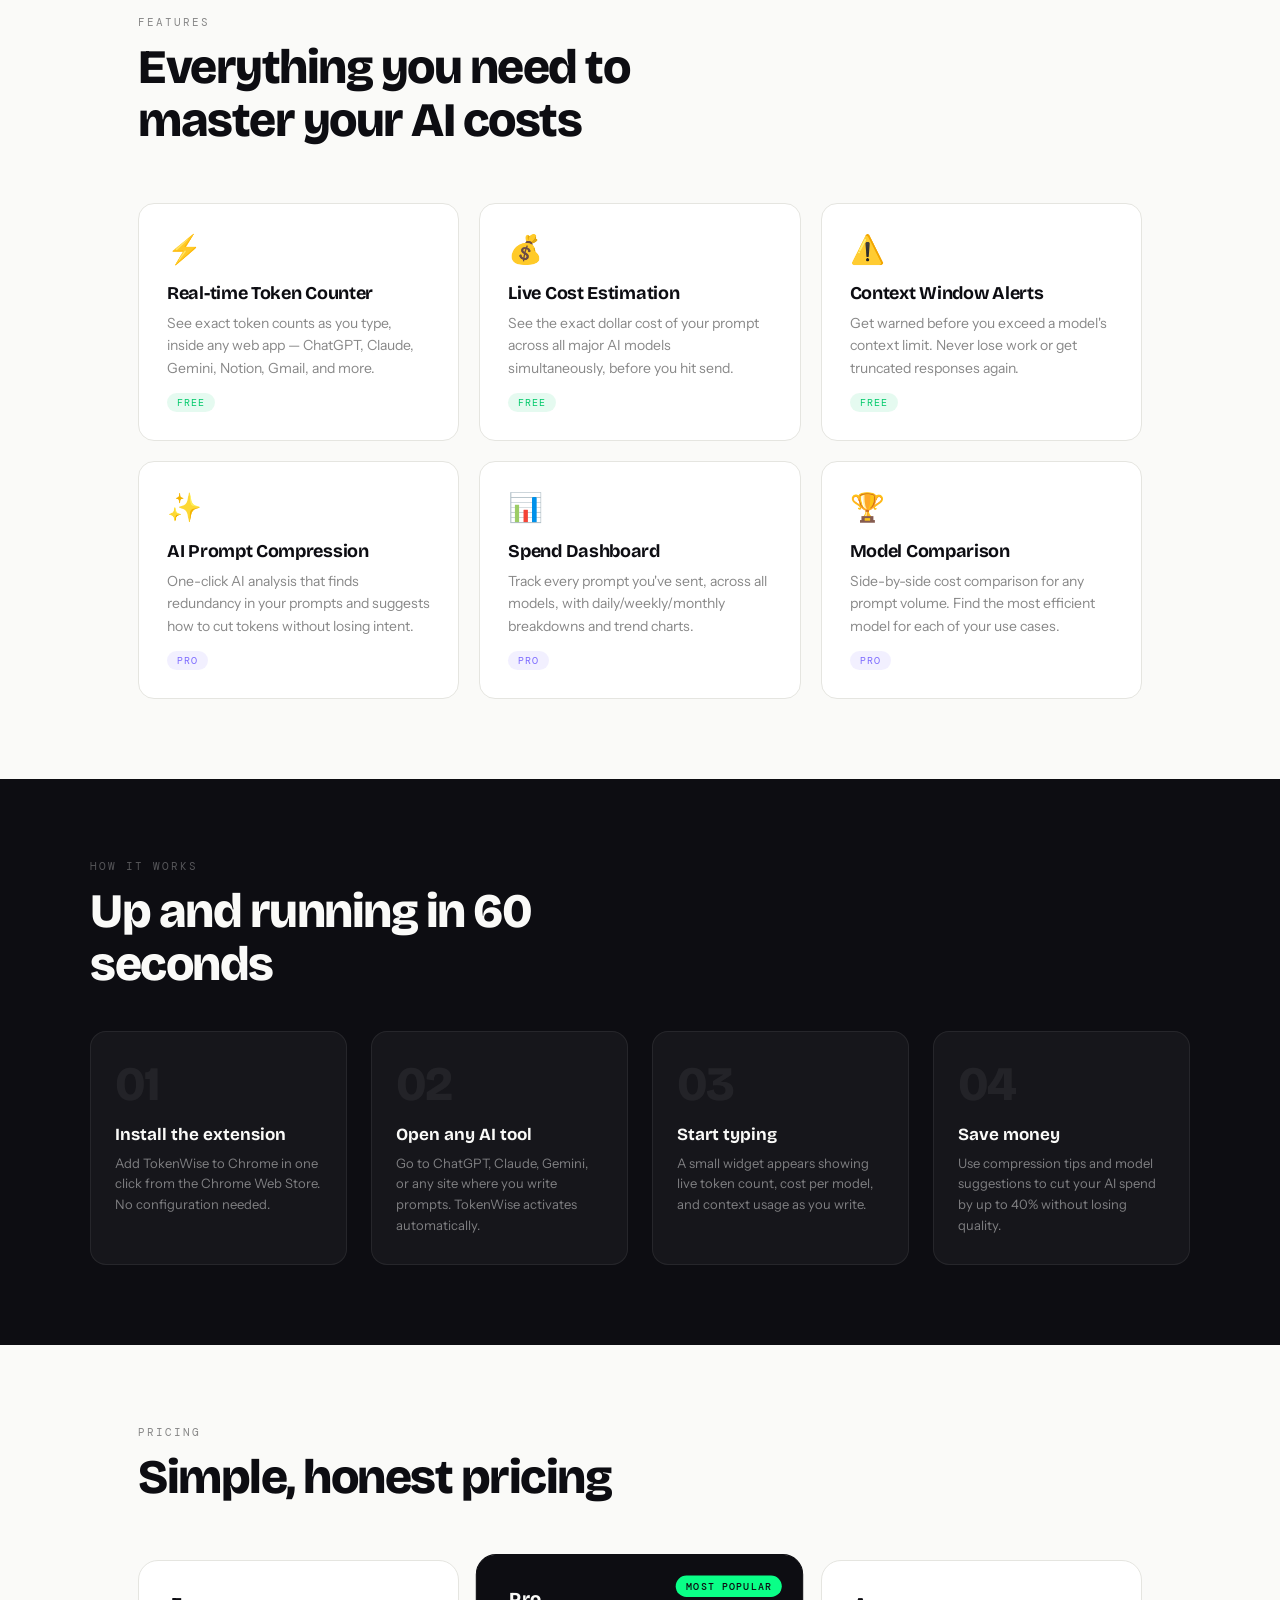
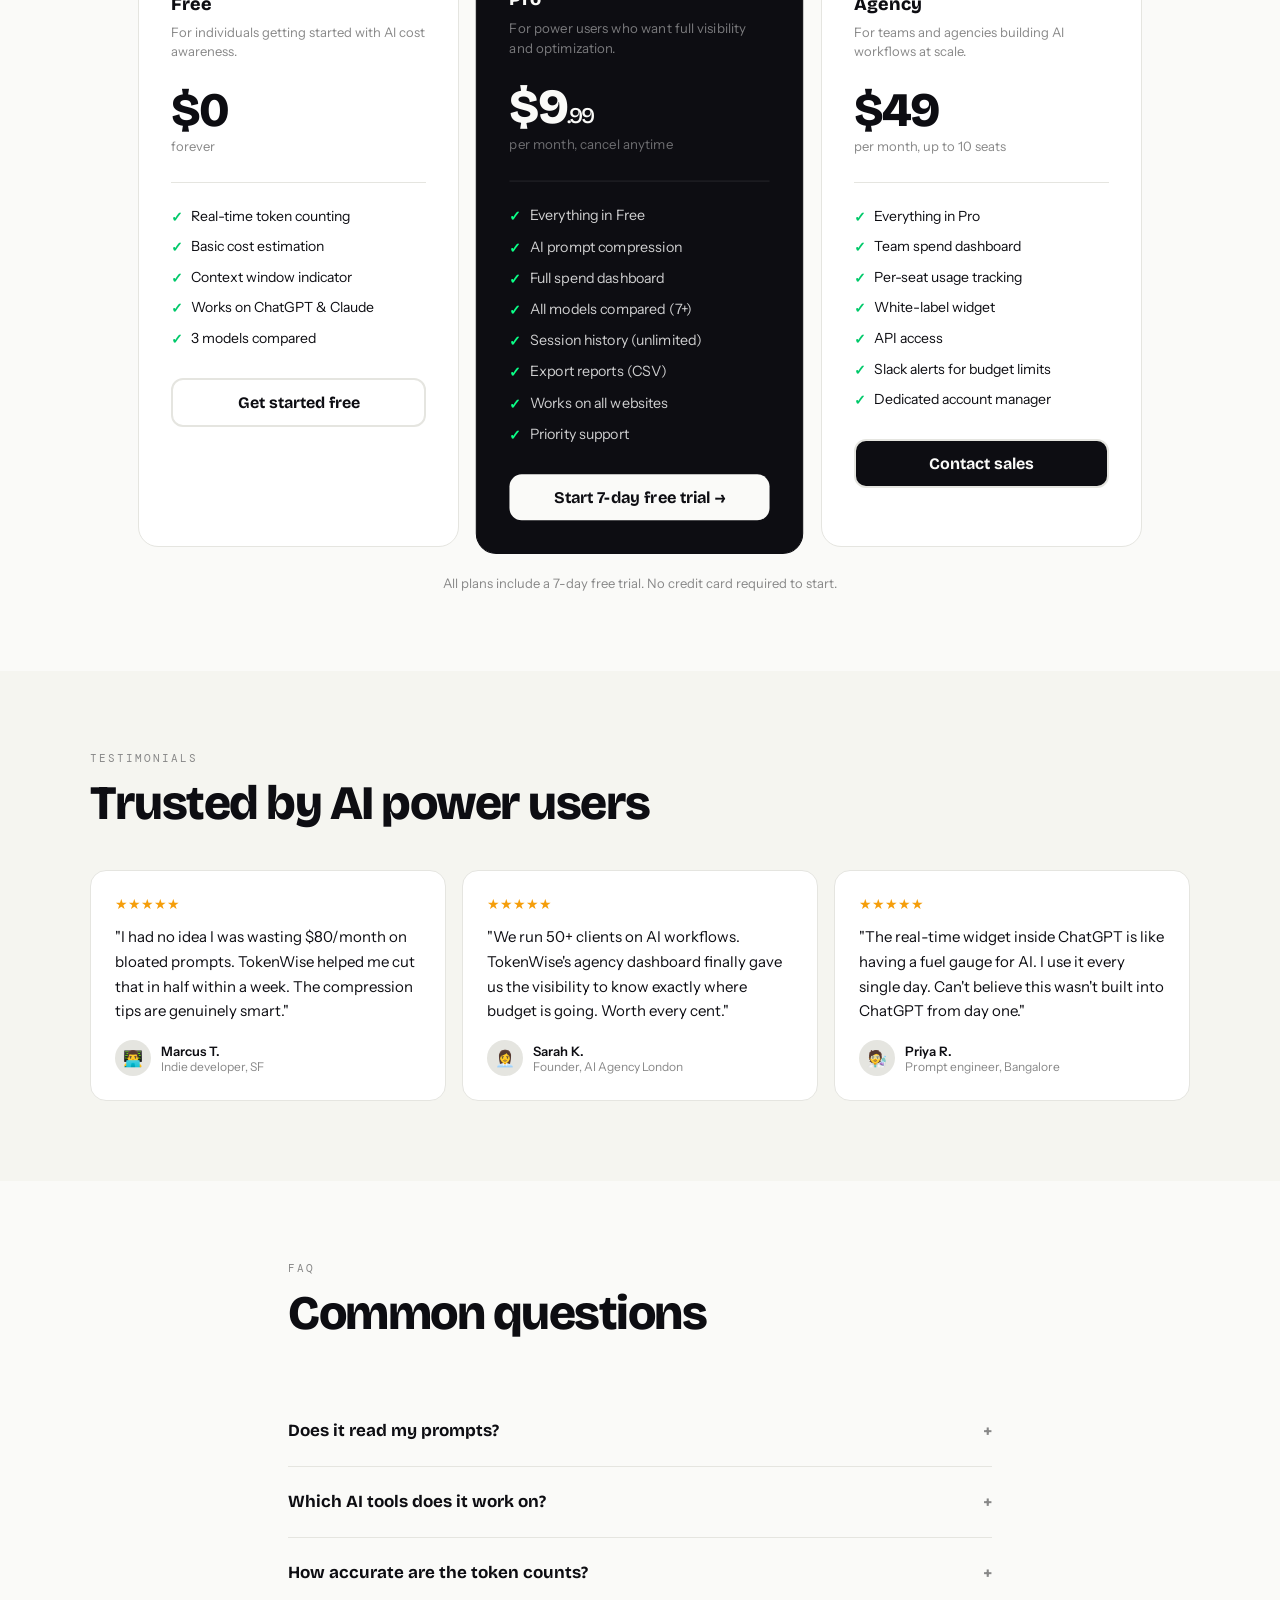
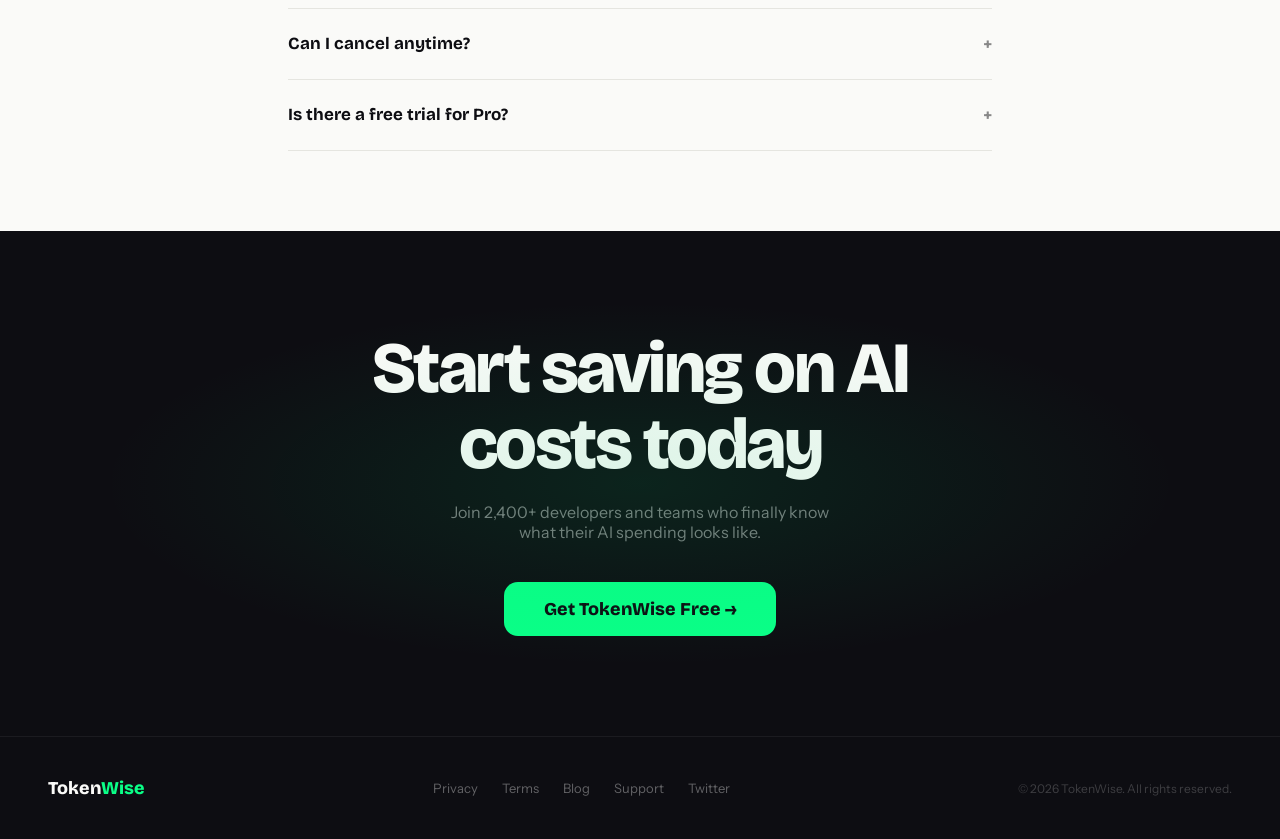
<file: tokenwise-final/frontend/tokenwise-landing.html>
<!DOCTYPE html>
<html lang="en">
<head>
<meta charset="UTF-8">
<meta name="viewport" content="width=device-width, initial-scale=1.0">
<title>TokenWise — Know What Every AI Prompt Costs You</title>
<link rel="preconnect" href="https://fonts.googleapis.com">
<link href="https://fonts.googleapis.com/css2?family=Bricolage+Grotesque:wght@400;500;600;700;800&family=Instrument+Sans:wght@400;500;600&family=DM+Mono:wght@400;500&display=swap" rel="stylesheet">
<style>
*{box-sizing:border-box;margin:0;padding:0}
:root{
  --ink:#0d0d12;
  --paper:#fafaf8;
  --accent:#0aff87;
  --accent-dark:#00c96a;
  --electric:#7c6aff;
  --fire:#ff4d1c;
  --muted:#888;
  --border:#e5e5e0;
  --card:#fff;
}
html{scroll-behavior:smooth}
body{background:var(--paper);color:var(--ink);font-family:'Instrument Sans',sans-serif;overflow-x:hidden}

/* NAV */
nav{
  position:fixed;top:0;left:0;right:0;z-index:100;
  display:flex;align-items:center;justify-content:space-between;
  padding:0 48px;height:64px;
  background:rgba(250,250,248,0.92);backdrop-filter:blur(16px);
  border-bottom:1px solid var(--border);
}
.nav-logo{font-family:'Bricolage Grotesque',sans-serif;font-weight:800;font-size:20px;letter-spacing:-0.5px}
.nav-logo em{color:var(--accent-dark);font-style:normal}
.nav-links{display:flex;gap:32px;list-style:none}
.nav-links a{color:var(--muted);text-decoration:none;font-size:14px;font-weight:500;transition:color .15s}
.nav-links a:hover{color:var(--ink)}
.nav-cta{display:flex;gap:10px;align-items:center}
.btn-ghost{background:none;border:1.5px solid var(--border);color:var(--ink);padding:8px 20px;border-radius:8px;font-family:'Instrument Sans',sans-serif;font-size:14px;font-weight:600;cursor:pointer;transition:all .15s;text-decoration:none}
.btn-ghost:hover{border-color:var(--ink)}
.btn-primary{background:var(--ink);color:var(--paper);padding:9px 22px;border-radius:8px;font-family:'Instrument Sans',sans-serif;font-size:14px;font-weight:600;cursor:pointer;border:none;transition:all .15s;text-decoration:none;display:inline-block}
.btn-primary:hover{background:#1a1a24;transform:translateY(-1px)}

/* HERO */
.hero{
  min-height:100vh;display:flex;flex-direction:column;align-items:center;justify-content:center;
  text-align:center;padding:120px 48px 80px;position:relative;overflow:hidden;
}
.hero-bg{
  position:absolute;inset:0;
  background:
    radial-gradient(ellipse 80% 50% at 50% -10%, rgba(0,201,106,0.12) 0%, transparent 60%),
    radial-gradient(ellipse 60% 40% at 80% 60%, rgba(124,106,255,0.07) 0%, transparent 50%);
  pointer-events:none;
}
.hero-badge{
  display:inline-flex;align-items:center;gap:8px;
  background:#fff;border:1.5px solid var(--border);
  padding:6px 16px;border-radius:20px;
  font-size:12px;font-weight:600;color:var(--muted);
  margin-bottom:32px;letter-spacing:0.5px;
  animation:fadeUp .5s ease both;
}
.hero-badge .dot{width:6px;height:6px;border-radius:50%;background:var(--accent-dark);animation:pulse 2s infinite}
@keyframes pulse{0%,100%{opacity:1}50%{opacity:0.3}}

.hero h1{
  font-family:'Bricolage Grotesque',sans-serif;
  font-size:clamp(48px,7vw,88px);
  font-weight:800;
  line-height:1.0;
  letter-spacing:-3px;
  margin-bottom:28px;
  max-width:900px;
  animation:fadeUp .5s .1s ease both;
}
.hero h1 .line2{color:var(--muted)}
.hero h1 .highlight{
  position:relative;display:inline-block;
  color:var(--ink);
}
.hero h1 .highlight::after{
  content:'';position:absolute;bottom:-4px;left:0;right:0;height:6px;
  background:var(--accent);border-radius:3px;z-index:-1;
  transform:scaleX(0);transform-origin:left;
  animation:underlineIn .5s .6s ease forwards;
}
@keyframes underlineIn{to{transform:scaleX(1)}}

.hero-sub{
  font-size:18px;color:var(--muted);max-width:520px;line-height:1.65;
  margin-bottom:44px;animation:fadeUp .5s .2s ease both;
}
.hero-ctas{display:flex;gap:12px;justify-content:center;flex-wrap:wrap;animation:fadeUp .5s .3s ease both}
.btn-big{
  background:var(--ink);color:var(--paper);
  padding:14px 32px;border-radius:12px;
  font-family:'Bricolage Grotesque',sans-serif;font-size:16px;font-weight:700;
  cursor:pointer;border:none;transition:all .2s;text-decoration:none;display:inline-block;
}
.btn-big:hover{transform:translateY(-2px);box-shadow:0 12px 32px rgba(13,13,18,0.2)}
.btn-big-ghost{
  background:#fff;color:var(--ink);
  border:2px solid var(--border);
  padding:14px 32px;border-radius:12px;
  font-family:'Bricolage Grotesque',sans-serif;font-size:16px;font-weight:700;
  cursor:pointer;transition:all .2s;text-decoration:none;display:inline-block;
}
.btn-big-ghost:hover{border-color:var(--ink);transform:translateY(-2px)}

.hero-social-proof{
  margin-top:52px;display:flex;align-items:center;gap:16px;justify-content:center;
  font-size:13px;color:var(--muted);animation:fadeUp .5s .4s ease both;
}
.avatar-stack{display:flex}
.avatar{
  width:32px;height:32px;border-radius:50%;border:2px solid var(--paper);
  margin-left:-8px;background:var(--border);font-size:13px;
  display:flex;align-items:center;justify-content:center;
}
.avatar:first-child{margin-left:0}
.stars{color:#f59e0b;letter-spacing:-1px;font-size:14px}

/* TICKER */
.ticker{
  background:var(--ink);color:var(--paper);
  padding:14px 0;overflow:hidden;white-space:nowrap;
  border-top:1px solid rgba(255,255,255,0.05);
  border-bottom:1px solid rgba(255,255,255,0.05);
}
.ticker-inner{display:inline-flex;gap:0;animation:ticker 25s linear infinite}
.ticker-item{
  display:inline-flex;align-items:center;gap:10px;
  padding:0 32px;font-family:'DM Mono',monospace;font-size:12px;
  color:rgba(255,255,255,0.5);letter-spacing:0.5px;
}
.ticker-item strong{color:var(--accent);font-weight:500}
.ticker-sep{color:rgba(255,255,255,0.15)}
@keyframes ticker{from{transform:translateX(0)}to{transform:translateX(-50%)}}

/* MOCKUP */
.mockup-section{padding:80px 48px;max-width:1100px;margin:0 auto}
.mockup-wrap{
  background:var(--ink);border-radius:24px;padding:3px;
  box-shadow:0 40px 100px rgba(13,13,18,0.15);
}
.mockup-bar{
  background:#1a1a24;border-radius:21px 21px 0 0;
  padding:12px 20px;display:flex;align-items:center;gap:8px;
}
.dot-r{width:11px;height:11px;border-radius:50%;background:#ff5f57}
.dot-y{width:11px;height:11px;border-radius:50%;background:#febc2e}
.dot-g{width:11px;height:11px;border-radius:50%;background:#28c840}
.mockup-url{
  flex:1;background:#111118;border-radius:6px;
  padding:5px 14px;font-family:'DM Mono',monospace;font-size:11px;color:#666;
  margin:0 12px;
}
.mockup-body{background:#0a0a0f;border-radius:0 0 21px 21px;padding:0;overflow:hidden}

/* Live counter widget preview */
.widget-demo{
  position:relative;padding:32px;
  display:grid;grid-template-columns:1fr 280px;gap:20px;
}
.fake-textarea{
  background:#111118;border:1px solid rgba(255,255,255,0.07);
  border-radius:12px;padding:20px;min-height:200px;
  font-family:'DM Mono',monospace;font-size:13px;color:#888;line-height:1.7;
  position:relative;
}
.fake-cursor{
  display:inline-block;width:2px;height:14px;background:var(--accent);
  animation:blink 1s infinite;vertical-align:text-bottom;
}
@keyframes blink{0%,100%{opacity:1}50%{opacity:0}}
.fake-widget{
  background:#111118;border:1px solid rgba(255,255,255,0.08);border-radius:12px;
  padding:18px;
}
.fw-header{font-family:'Bricolage Grotesque',sans-serif;font-size:13px;font-weight:700;color:#fff;margin-bottom:14px;display:flex;align-items:center;gap:6px}
.fw-stat{display:flex;justify-content:space-between;align-items:center;padding:8px 0;border-bottom:1px solid rgba(255,255,255,0.05)}
.fw-stat:last-child{border:none}
.fw-key{font-size:11px;color:#555;font-family:'DM Mono',monospace}
.fw-val{font-family:'DM Mono',monospace;font-size:13px;font-weight:500}
.green{color:var(--accent)}
.purple{color:#7c6aff}
.orange{color:#d4a96a}
.fw-bar{margin-top:12px}
.fw-bar-label{display:flex;justify-content:space-between;font-size:10px;color:#444;font-family:'DM Mono',monospace;margin-bottom:5px}
.fw-bar-track{height:3px;background:#1e1e2a;border-radius:3px}
.fw-bar-fill{height:100%;width:23%;background:linear-gradient(90deg,var(--accent),#7c6aff);border-radius:3px}

/* FEATURES */
.features{padding:80px 48px;max-width:1100px;margin:0 auto}
.section-label{
  font-family:'DM Mono',monospace;font-size:11px;color:var(--muted);
  letter-spacing:2px;text-transform:uppercase;margin-bottom:12px;
}
.section-title{
  font-family:'Bricolage Grotesque',sans-serif;
  font-size:clamp(32px,4vw,48px);font-weight:800;letter-spacing:-1.5px;
  margin-bottom:56px;line-height:1.1;max-width:560px;
}
.features-grid{display:grid;grid-template-columns:repeat(3,1fr);gap:20px}
.feat-card{
  background:#fff;border:1.5px solid var(--border);border-radius:16px;
  padding:28px;transition:transform .2s,border-color .2s,box-shadow .2s;
}
.feat-card:hover{transform:translateY(-4px);border-color:var(--ink);box-shadow:0 16px 40px rgba(13,13,18,0.08)}
.feat-icon{font-size:28px;margin-bottom:16px}
.feat-title{font-family:'Bricolage Grotesque',sans-serif;font-weight:700;font-size:18px;margin-bottom:8px;letter-spacing:-0.3px}
.feat-desc{font-size:14px;color:var(--muted);line-height:1.6}
.feat-tag{
  display:inline-block;margin-top:14px;
  font-family:'DM Mono',monospace;font-size:10px;letter-spacing:1px;
  padding:3px 10px;border-radius:20px;
}
.tag-free{background:rgba(0,201,106,0.1);color:var(--accent-dark)}
.tag-pro{background:rgba(124,106,255,0.1);color:#7c6aff}

/* HOW IT WORKS */
.how{padding:80px 48px;background:var(--ink);color:var(--paper)}
.how-inner{max-width:1100px;margin:0 auto}
.how .section-label{color:rgba(255,255,255,0.3)}
.how .section-title{color:var(--paper)}
.steps{display:grid;grid-template-columns:repeat(4,1fr);gap:24px;margin-top:0}
.step{padding:28px 24px;background:rgba(255,255,255,0.04);border:1px solid rgba(255,255,255,0.07);border-radius:16px}
.step-num{
  font-family:'Bricolage Grotesque',sans-serif;font-size:48px;font-weight:800;
  color:rgba(255,255,255,0.06);letter-spacing:-2px;line-height:1;margin-bottom:16px;
}
.step-title{font-family:'Bricolage Grotesque',sans-serif;font-weight:700;font-size:17px;margin-bottom:8px}
.step-desc{font-size:13px;color:rgba(255,255,255,0.45);line-height:1.6}

/* PRICING */
.pricing{padding:80px 48px;max-width:1100px;margin:0 auto}
.pricing-grid{display:grid;grid-template-columns:repeat(3,1fr);gap:20px;margin-top:0}
.price-card{
  background:#fff;border:1.5px solid var(--border);border-radius:20px;
  padding:32px;position:relative;overflow:hidden;
  transition:transform .2s,box-shadow .2s;
}
.price-card:hover{transform:translateY(-4px);box-shadow:0 20px 50px rgba(13,13,18,0.1)}
.price-card.popular{
  background:var(--ink);color:var(--paper);border-color:var(--ink);
  transform:scale(1.02);
}
.price-card.popular:hover{transform:scale(1.02) translateY(-4px)}
.popular-badge{
  position:absolute;top:20px;right:20px;
  background:var(--accent);color:var(--ink);
  font-family:'DM Mono',monospace;font-size:10px;font-weight:500;letter-spacing:1px;
  padding:4px 10px;border-radius:20px;
}
.price-name{font-family:'Bricolage Grotesque',sans-serif;font-weight:800;font-size:18px;margin-bottom:8px}
.price-desc{font-size:13px;color:var(--muted);margin-bottom:24px;line-height:1.5}
.price-card.popular .price-desc{color:rgba(255,255,255,0.45)}
.price-amount{
  font-family:'Bricolage Grotesque',sans-serif;font-weight:800;
  font-size:48px;letter-spacing:-2px;line-height:1;margin-bottom:4px;
}
.price-period{font-size:13px;color:var(--muted);margin-bottom:28px}
.price-card.popular .price-period{color:rgba(255,255,255,0.4)}
.price-divider{height:1px;background:var(--border);margin-bottom:24px}
.price-card.popular .price-divider{background:rgba(255,255,255,0.1)}
.price-features{list-style:none;display:flex;flex-direction:column;gap:10px;margin-bottom:28px}
.price-features li{font-size:14px;display:flex;align-items:flex-start;gap:8px;line-height:1.4}
.price-features li::before{content:'✓';font-weight:700;color:var(--accent-dark);flex-shrink:0;margin-top:1px}
.price-card.popular .price-features li{color:rgba(255,255,255,0.8)}
.price-card.popular .price-features li::before{color:var(--accent)}
.price-btn{
  width:100%;padding:13px;border-radius:12px;
  font-family:'Bricolage Grotesque',sans-serif;font-size:16px;font-weight:700;
  cursor:pointer;border:none;transition:all .2s;
}
.price-btn-outline{background:none;border:2px solid var(--border);color:var(--ink)}
.price-btn-outline:hover{border-color:var(--ink);transform:translateY(-1px)}
.price-btn-solid{background:var(--paper);color:var(--ink)}
.price-btn-solid:hover{background:var(--accent);transform:translateY(-1px)}
.price-btn-dark{background:var(--ink);color:var(--paper);border:2px solid var(--border)}
.price-btn-dark:hover{background:#1e1e2a;transform:translateY(-1px)}

/* TESTIMONIALS */
.testimonials{padding:80px 48px;background:#f5f5f0;overflow:hidden}
.test-inner{max-width:1100px;margin:0 auto}
.test-grid{display:grid;grid-template-columns:repeat(3,1fr);gap:16px;margin-top:0}
.test-card{
  background:#fff;border:1.5px solid var(--border);border-radius:16px;padding:24px;
}
.test-stars{color:#f59e0b;font-size:14px;margin-bottom:12px}
.test-quote{font-size:15px;line-height:1.65;margin-bottom:16px}
.test-author{display:flex;align-items:center;gap:10px}
.test-avatar{width:36px;height:36px;border-radius:50%;background:var(--border);display:flex;align-items:center;justify-content:center;font-size:16px}
.test-name{font-weight:600;font-size:13px}
.test-role{font-size:12px;color:var(--muted)}

/* FAQ */
.faq{padding:80px 48px;max-width:800px;margin:0 auto}
.faq-item{border-bottom:1.5px solid var(--border);padding:24px 0}
.faq-q{
  font-family:'Bricolage Grotesque',sans-serif;font-weight:700;font-size:17px;
  cursor:pointer;display:flex;justify-content:space-between;align-items:center;
  gap:16px;
}
.faq-q .icon{font-size:18px;color:var(--muted);flex-shrink:0;transition:transform .2s}
.faq-a{font-size:14px;color:var(--muted);line-height:1.7;margin-top:12px;display:none}
.faq-item.open .faq-a{display:block}
.faq-item.open .icon{transform:rotate(45deg)}

/* CTA */
.cta-section{
  padding:100px 48px;text-align:center;
  background:var(--ink);color:var(--paper);
  position:relative;overflow:hidden;
}
.cta-section::before{
  content:'';position:absolute;inset:0;
  background:radial-gradient(ellipse 70% 60% at 50% 50%, rgba(0,201,106,0.12) 0%, transparent 60%);
  pointer-events:none;
}
.cta-section h2{
  font-family:'Bricolage Grotesque',sans-serif;font-size:clamp(40px,6vw,72px);
  font-weight:800;letter-spacing:-2.5px;line-height:1.05;max-width:700px;margin:0 auto 20px;
}
.cta-section p{color:rgba(255,255,255,0.45);font-size:16px;max-width:400px;margin:0 auto 40px}
.cta-btn{
  background:var(--accent);color:var(--ink);
  padding:16px 40px;border-radius:14px;
  font-family:'Bricolage Grotesque',sans-serif;font-size:18px;font-weight:800;
  border:none;cursor:pointer;transition:all .2s;text-decoration:none;display:inline-block;
}
.cta-btn:hover{transform:translateY(-3px);box-shadow:0 20px 50px rgba(0,201,106,0.3)}

/* FOOTER */
footer{
  background:var(--ink);border-top:1px solid rgba(255,255,255,0.06);
  padding:40px 48px;
  display:flex;justify-content:space-between;align-items:center;
  flex-wrap:wrap;gap:16px;
}
.footer-logo{font-family:'Bricolage Grotesque',sans-serif;font-weight:800;font-size:18px;color:var(--paper)}
.footer-logo em{color:var(--accent);font-style:normal}
.footer-links{display:flex;gap:24px}
.footer-links a{font-size:13px;color:rgba(255,255,255,0.35);text-decoration:none;transition:color .15s}
.footer-links a:hover{color:rgba(255,255,255,0.7)}
.footer-copy{font-size:12px;color:rgba(255,255,255,0.2)}

/* MODAL */
.modal-bg{
  display:none;position:fixed;inset:0;z-index:1000;
  background:rgba(13,13,18,0.7);backdrop-filter:blur(8px);
  align-items:center;justify-content:center;
}
.modal-bg.open{display:flex}
.modal{
  background:var(--paper);border-radius:20px;padding:40px;width:100%;max-width:440px;
  position:relative;animation:modalIn .2s ease;
}
@keyframes modalIn{from{opacity:0;transform:scale(0.95)}to{opacity:1;transform:scale(1)}}
.modal-close{
  position:absolute;top:16px;right:16px;background:none;border:none;
  font-size:20px;color:var(--muted);cursor:pointer;width:32px;height:32px;
  display:flex;align-items:center;justify-content:center;border-radius:8px;
}
.modal-close:hover{background:var(--border)}
.modal h2{font-family:'Bricolage Grotesque',sans-serif;font-size:26px;font-weight:800;letter-spacing:-0.5px;margin-bottom:6px}
.modal p{font-size:14px;color:var(--muted);margin-bottom:24px}
.field{margin-bottom:16px}
.field label{display:block;font-size:13px;font-weight:600;margin-bottom:6px}
.field input{
  width:100%;padding:11px 14px;border-radius:10px;
  border:1.5px solid var(--border);background:#fff;
  font-family:'Instrument Sans',sans-serif;font-size:14px;color:var(--ink);outline:none;
  transition:border-color .15s;
}
.field input:focus{border-color:var(--ink)}
.modal-submit{
  width:100%;background:var(--ink);color:var(--paper);
  padding:13px;border-radius:12px;border:none;
  font-family:'Bricolage Grotesque',sans-serif;font-size:16px;font-weight:700;
  cursor:pointer;transition:all .15s;margin-top:4px;
}
.modal-submit:hover{background:#1a1a24}
.modal-switch{text-align:center;font-size:13px;color:var(--muted);margin-top:16px}
.modal-switch a{color:var(--ink);font-weight:600;cursor:pointer;text-decoration:none}
.modal-divider{display:flex;align-items:center;gap:12px;margin:20px 0;color:var(--muted);font-size:12px}
.modal-divider::before,.modal-divider::after{content:'';flex:1;height:1px;background:var(--border)}
.btn-google{
  width:100%;background:#fff;border:1.5px solid var(--border);
  padding:11px;border-radius:12px;font-family:'Instrument Sans',sans-serif;
  font-size:14px;font-weight:600;cursor:pointer;display:flex;align-items:center;
  justify-content:center;gap:10px;transition:border-color .15s;
}
.btn-google:hover{border-color:var(--ink)}

/* Animations */
@keyframes fadeUp{from{opacity:0;transform:translateY(20px)}to{opacity:1;transform:translateY(0)}}

/* Responsive */
@media(max-width:900px){
  nav{padding:0 24px}
  .nav-links{display:none}
  .hero{padding:100px 24px 60px}
  .features,.pricing,.faq,.mockup-section,.cta-section{padding:60px 24px}
  .features-grid,.pricing-grid,.test-grid,.steps{grid-template-columns:1fr}
  .how{padding:60px 24px}
  .footer-links{display:none}
}
</style>
</head>
<body>

<!-- NAV -->
<nav>
  <div class="nav-logo">Token<em>Wise</em></div>
  <ul class="nav-links">
    <li><a href="#features">Features</a></li>
    <li><a href="#how">How it works</a></li>
    <li><a href="#pricing">Pricing</a></li>
    <li><a href="#faq">FAQ</a></li>
  </ul>
  <div class="nav-cta">
    <a class="btn-ghost" href="https://scintillating-snickerdoodle-c87a1a.netlify.app/frontend/app.html">Log in</a>
    <a class="btn-primary" href="https://scintillating-snickerdoodle-c87a1a.netlify.app/frontend/app.html">Start free →</a>
  </div>
</nav>

<!-- HERO -->
<section class="hero">
  <div class="hero-bg"></div>
  <div class="hero-badge"><span class="dot"></span> Now with Chrome Extension</div>
  <h1>
    Stop guessing<br>
    <span class="line2">what your AI</span><br>
    <span class="highlight">prompts cost</span>
  </h1>
  <p class="hero-sub">TokenWise shows you real-time token counts and costs as you type — inside ChatGPT, Claude, Gemini, Gmail, and everywhere you write.</p>
  <div class="hero-ctas">
    <a class="btn-big" href="https://scintillating-snickerdoodle-c87a1a.netlify.app/frontend/app.html">Get TokenWise Free →</a>
    <a class="btn-big-ghost" href="#pricing">See pricing</a>
  </div>
  <div class="hero-social-proof">
    <div class="avatar-stack">
      <div class="avatar">👩</div>
      <div class="avatar">🧑</div>
      <div class="avatar">👨</div>
      <div class="avatar">👩‍💻</div>
      <div class="avatar">🧑‍💼</div>
    </div>
    <div class="stars">★★★★★</div>
    <span>Loved by <strong>2,400+</strong> prompt engineers & developers</span>
  </div>
</section>

<!-- TICKER -->
<div class="ticker">
  <div class="ticker-inner">
    <span class="ticker-item">⚡ Real-time token counting <span class="ticker-sep">·</span></span>
    <span class="ticker-item">Works on <strong>ChatGPT</strong> <span class="ticker-sep">·</span></span>
    <span class="ticker-item">Works on <strong>Claude.ai</strong> <span class="ticker-sep">·</span></span>
    <span class="ticker-item">Works on <strong>Gemini</strong> <span class="ticker-sep">·</span></span>
    <span class="ticker-item">Works on <strong>Gmail</strong> <span class="ticker-sep">·</span></span>
    <span class="ticker-item">💰 Cost estimates in real time <span class="ticker-sep">·</span></span>
    <span class="ticker-item">⚠️ Context window warnings <span class="ticker-sep">·</span></span>
    <span class="ticker-item">✨ AI prompt compression <span class="ticker-sep">·</span></span>
    <span class="ticker-item">📊 Monthly spend dashboard <span class="ticker-sep">·</span></span>
    <!-- duplicate for seamless loop -->
    <span class="ticker-item">⚡ Real-time token counting <span class="ticker-sep">·</span></span>
    <span class="ticker-item">Works on <strong>ChatGPT</strong> <span class="ticker-sep">·</span></span>
    <span class="ticker-item">Works on <strong>Claude.ai</strong> <span class="ticker-sep">·</span></span>
    <span class="ticker-item">Works on <strong>Gemini</strong> <span class="ticker-sep">·</span></span>
    <span class="ticker-item">Works on <strong>Gmail</strong> <span class="ticker-sep">·</span></span>
    <span class="ticker-item">💰 Cost estimates in real time <span class="ticker-sep">·</span></span>
    <span class="ticker-item">⚠️ Context window warnings <span class="ticker-sep">·</span></span>
    <span class="ticker-item">✨ AI prompt compression <span class="ticker-sep">·</span></span>
    <span class="ticker-item">📊 Monthly spend dashboard <span class="ticker-sep">·</span></span>
  </div>
</div>

<!-- MOCKUP -->
<div class="mockup-section">
  <div class="mockup-wrap">
    <div class="mockup-bar">
      <div class="dot-r"></div><div class="dot-y"></div><div class="dot-g"></div>
      <div class="mockup-url">chat.openai.com</div>
    </div>
    <div class="mockup-body">
      <div class="widget-demo">
        <div class="fake-textarea">
          You are an expert Python developer specializing in async systems. I have a FastAPI application that's experiencing intermittent 503 errors under load. The error occurs when more than 50 concurrent requests hit the /process endpoint simultaneously. Here's the relevant code:<br><br>
          ```python<br>
          @app.post("/process")<br>
          async def process_data(request: Request):<br>
          &nbsp;&nbsp;&nbsp;&nbsp;result = await heavy_computation()<br>
          ```<br><br>
          Please analyze this and suggest...<span class="fake-cursor"></span>
        </div>
        <div class="fake-widget">
          <div class="fw-header">⚡ TokenWise</div>
          <div class="fw-stat">
            <span class="fw-key">TOKENS</span>
            <span class="fw-val green">847</span>
          </div>
          <div class="fw-stat">
            <span class="fw-key">GPT-4o COST</span>
            <span class="fw-val" style="color:#74c99a">$0.004235</span>
          </div>
          <div class="fw-stat">
            <span class="fw-key">CLAUDE OPUS</span>
            <span class="fw-val" style="color:#d4a96a">$0.012705</span>
          </div>
          <div class="fw-stat">
            <span class="fw-key">GEMINI FLASH</span>
            <span class="fw-val" style="color:#7eb8f7">$0.000297</span>
          </div>
          <div class="fw-bar">
            <div class="fw-bar-label"><span>Context</span><span class="green">23%</span></div>
            <div class="fw-bar-track"><div class="fw-bar-fill"></div></div>
          </div>
          <div style="margin-top:12px;background:rgba(0,229,160,0.08);border:1px solid rgba(0,229,160,0.15);border-radius:8px;padding:8px 10px;font-size:11px;color:#00c96a;font-family:'DM Mono',monospace;">
            💡 Switch to Gemini Flash → save $0.012
          </div>
        </div>
      </div>
    </div>
  </div>
</div>

<!-- FEATURES -->
<section class="features" id="features">
  <div class="section-label">Features</div>
  <div class="section-title">Everything you need to master your AI costs</div>
  <div class="features-grid">
    <div class="feat-card">
      <div class="feat-icon">⚡</div>
      <div class="feat-title">Real-time Token Counter</div>
      <div class="feat-desc">See exact token counts as you type, inside any web app — ChatGPT, Claude, Gemini, Notion, Gmail, and more.</div>
      <span class="feat-tag tag-free">FREE</span>
    </div>
    <div class="feat-card">
      <div class="feat-icon">💰</div>
      <div class="feat-title">Live Cost Estimation</div>
      <div class="feat-desc">See the exact dollar cost of your prompt across all major AI models simultaneously, before you hit send.</div>
      <span class="feat-tag tag-free">FREE</span>
    </div>
    <div class="feat-card">
      <div class="feat-icon">⚠️</div>
      <div class="feat-title">Context Window Alerts</div>
      <div class="feat-desc">Get warned before you exceed a model's context limit. Never lose work or get truncated responses again.</div>
      <span class="feat-tag tag-free">FREE</span>
    </div>
    <div class="feat-card">
      <div class="feat-icon">✨</div>
      <div class="feat-title">AI Prompt Compression</div>
      <div class="feat-desc">One-click AI analysis that finds redundancy in your prompts and suggests how to cut tokens without losing intent.</div>
      <span class="feat-tag tag-pro">PRO</span>
    </div>
    <div class="feat-card">
      <div class="feat-icon">📊</div>
      <div class="feat-title">Spend Dashboard</div>
      <div class="feat-desc">Track every prompt you've sent, across all models, with daily/weekly/monthly breakdowns and trend charts.</div>
      <span class="feat-tag tag-pro">PRO</span>
    </div>
    <div class="feat-card">
      <div class="feat-icon">🏆</div>
      <div class="feat-title">Model Comparison</div>
      <div class="feat-desc">Side-by-side cost comparison for any prompt volume. Find the most efficient model for each of your use cases.</div>
      <span class="feat-tag tag-pro">PRO</span>
    </div>
  </div>
</section>

<!-- HOW IT WORKS -->
<section class="how" id="how">
  <div class="how-inner">
    <div class="section-label">How it works</div>
    <div class="section-title" style="margin-bottom:40px;">Up and running in 60 seconds</div>
    <div class="steps">
      <div class="step">
        <div class="step-num">01</div>
        <div class="step-title">Install the extension</div>
        <div class="step-desc">Add TokenWise to Chrome in one click from the Chrome Web Store. No configuration needed.</div>
      </div>
      <div class="step">
        <div class="step-num">02</div>
        <div class="step-title">Open any AI tool</div>
        <div class="step-desc">Go to ChatGPT, Claude, Gemini, or any site where you write prompts. TokenWise activates automatically.</div>
      </div>
      <div class="step">
        <div class="step-num">03</div>
        <div class="step-title">Start typing</div>
        <div class="step-desc">A small widget appears showing live token count, cost per model, and context usage as you write.</div>
      </div>
      <div class="step">
        <div class="step-num">04</div>
        <div class="step-title">Save money</div>
        <div class="step-desc">Use compression tips and model suggestions to cut your AI spend by up to 40% without losing quality.</div>
      </div>
    </div>
  </div>
</section>

<!-- PRICING -->
<section class="pricing" id="pricing">
  <div class="section-label">Pricing</div>
  <div class="section-title">Simple, honest pricing</div>
  <div class="pricing-grid">

    <div class="price-card">
      <div class="price-name">Free</div>
      <div class="price-desc">For individuals getting started with AI cost awareness.</div>
      <div class="price-amount">$0</div>
      <div class="price-period">forever</div>
      <div class="price-divider"></div>
      <ul class="price-features">
        <li>Real-time token counting</li>
        <li>Basic cost estimation</li>
        <li>Context window indicator</li>
        <li>Works on ChatGPT & Claude</li>
        <li>3 models compared</li>
      </ul>
      <button class="price-btn price-btn-outline" onclick="window.location='https://scintillating-snickerdoodle-c87a1a.netlify.app/frontend/app.html'">Get started free</button>
    </div>

    <div class="price-card popular">
      <div class="popular-badge">MOST POPULAR</div>
      <div class="price-name">Pro</div>
      <div class="price-desc">For power users who want full visibility and optimization.</div>
      <div class="price-amount">$9<span style="font-size:22px;font-weight:500">.99</span></div>
      <div class="price-period">per month, cancel anytime</div>
      <div class="price-divider"></div>
      <ul class="price-features">
        <li>Everything in Free</li>
        <li>AI prompt compression</li>
        <li>Full spend dashboard</li>
        <li>All models compared (7+)</li>
        <li>Session history (unlimited)</li>
        <li>Export reports (CSV)</li>
        <li>Works on all websites</li>
        <li>Priority support</li>
      </ul>
      <button class="price-btn price-btn-solid" onclick="window.location='https://scintillating-snickerdoodle-c87a1a.netlify.app/frontend/app.html'">Start 7-day free trial →</button>
    </div>

    <div class="price-card">
      <div class="price-name">Agency</div>
      <div class="price-desc">For teams and agencies building AI workflows at scale.</div>
      <div class="price-amount">$49</div>
      <div class="price-period">per month, up to 10 seats</div>
      <div class="price-divider"></div>
      <ul class="price-features">
        <li>Everything in Pro</li>
        <li>Team spend dashboard</li>
        <li>Per-seat usage tracking</li>
        <li>White-label widget</li>
        <li>API access</li>
        <li>Slack alerts for budget limits</li>
        <li>Dedicated account manager</li>
      </ul>
      <button class="price-btn price-btn-dark" onclick="window.location='mailto:usamabintariq582@gmail.com?subject=TokenWise Agency Plan'">Contact sales</button>
    </div>

  </div>
  <p style="text-align:center;margin-top:28px;font-size:13px;color:var(--muted)">
    All plans include a 7-day free trial. No credit card required to start.
  </p>
</section>

<!-- TESTIMONIALS -->
<section class="testimonials">
  <div class="test-inner">
    <div class="section-label">Testimonials</div>
    <div class="section-title" style="margin-bottom:40px;">Trusted by AI power users</div>
    <div class="test-grid">
      <div class="test-card">
        <div class="test-stars">★★★★★</div>
        <div class="test-quote">"I had no idea I was wasting $80/month on bloated prompts. TokenWise helped me cut that in half within a week. The compression tips are genuinely smart."</div>
        <div class="test-author">
          <div class="test-avatar">👨‍💻</div>
          <div><div class="test-name">Marcus T.</div><div class="test-role">Indie developer, SF</div></div>
        </div>
      </div>
      <div class="test-card">
        <div class="test-stars">★★★★★</div>
        <div class="test-quote">"We run 50+ clients on AI workflows. TokenWise's agency dashboard finally gave us the visibility to know exactly where budget is going. Worth every cent."</div>
        <div class="test-author">
          <div class="test-avatar">👩‍💼</div>
          <div><div class="test-name">Sarah K.</div><div class="test-role">Founder, AI Agency London</div></div>
        </div>
      </div>
      <div class="test-card">
        <div class="test-stars">★★★★★</div>
        <div class="test-quote">"The real-time widget inside ChatGPT is like having a fuel gauge for AI. I use it every single day. Can't believe this wasn't built into ChatGPT from day one."</div>
        <div class="test-author">
          <div class="test-avatar">🧑‍🔬</div>
          <div><div class="test-name">Priya R.</div><div class="test-role">Prompt engineer, Bangalore</div></div>
        </div>
      </div>
    </div>
  </div>
</section>

<!-- FAQ -->
<section class="faq" id="faq">
  <div class="section-label">FAQ</div>
  <div class="section-title">Common questions</div>

  <div class="faq-item" onclick="toggleFaq(this)">
    <div class="faq-q">Does it read my prompts? <span class="icon">+</span></div>
    <div class="faq-a">TokenWise counts tokens locally in your browser. Your prompt text never leaves your device for counting. The AI compression feature (Pro) sends your prompt to our server only when you explicitly click "Analyze" — you're always in control.</div>
  </div>
  <div class="faq-item" onclick="toggleFaq(this)">
    <div class="faq-q">Which AI tools does it work on? <span class="icon">+</span></div>
    <div class="faq-a">Free plan: ChatGPT, Claude.ai, Gemini. Pro plan: all of the above plus Notion AI, Perplexity, Gmail, LinkedIn, and any custom site with a text input (via our universal mode).</div>
  </div>
  <div class="faq-item" onclick="toggleFaq(this)">
    <div class="faq-q">How accurate are the token counts? <span class="icon">+</span></div>
    <div class="faq-a">Very accurate — within 1-3 tokens of the actual API count in most cases. We use a client-side tokenizer that closely mirrors each model's actual tokenization algorithm.</div>
  </div>
  <div class="faq-item" onclick="toggleFaq(this)">
    <div class="faq-q">Can I cancel anytime? <span class="icon">+</span></div>
    <div class="faq-a">Yes, absolutely. Cancel from your dashboard at any time. You keep Pro access until the end of your billing period. No questions, no friction.</div>
  </div>
  <div class="faq-item" onclick="toggleFaq(this)">
    <div class="faq-q">Is there a free trial for Pro? <span class="icon">+</span></div>
    <div class="faq-a">Yes — 7 days free, no credit card required. You get full Pro access during the trial. We'll remind you 2 days before it ends.</div>
  </div>
</section>

<!-- CTA -->
<section class="cta-section">
  <h2>Start saving on AI costs today</h2>
  <p>Join 2,400+ developers and teams who finally know what their AI spending looks like.</p>
  <a class="cta-btn" href="https://scintillating-snickerdoodle-c87a1a.netlify.app/frontend/app.html">Get TokenWise Free →</a>
</section>

<!-- FOOTER -->
<footer>
  <div class="footer-logo">Token<em>Wise</em></div>
  <div class="footer-links">
    <a href="#">Privacy</a>
    <a href="#">Terms</a>
    <a href="#">Blog</a>
    <a href="#">Support</a>
    <a href="#">Twitter</a>
  </div>
  <div class="footer-copy">© 2026 TokenWise. All rights reserved.</div>
</footer>

<!-- AUTH MODAL -->
<div class="modal-bg" id="modal-bg" onclick="closeModal(event)">
  <div class="modal">
    <button class="modal-close" onclick="closeModalDirect()">✕</button>

    <!-- SIGNUP -->
    <div id="modal-signup">
      <h2>Create your account</h2>
      <p>Start your 7-day free Pro trial. No credit card needed.</p>
      <button class="btn-google">
        <svg width="18" height="18" viewBox="0 0 18 18"><path fill="#4285F4" d="M17.64 9.2c0-.637-.057-1.251-.164-1.84H9v3.481h4.844c-.209 1.125-.843 2.078-1.796 2.717v2.258h2.908c1.702-1.567 2.684-3.875 2.684-6.615z"/><path fill="#34A853" d="M9 18c2.43 0 4.467-.806 5.956-2.184l-2.908-2.258c-.806.54-1.837.86-3.048.86-2.344 0-4.328-1.584-5.036-3.711H.957v2.332A8.997 8.997 0 0 0 9 18z"/><path fill="#FBBC05" d="M3.964 10.707A5.41 5.41 0 0 1 3.682 9c0-.593.102-1.17.282-1.707V4.961H.957A8.996 8.996 0 0 0 0 9c0 1.452.348 2.827.957 4.039l3.007-2.332z"/><path fill="#EA4335" d="M9 3.58c1.321 0 2.508.454 3.44 1.345l2.582-2.58C13.463.891 11.426 0 9 0A8.997 8.997 0 0 0 .957 4.961L3.964 7.293C4.672 5.163 6.656 3.58 9 3.58z"/></svg>
        Continue with Google
      </button>
      <div class="modal-divider">or</div>
      <div class="field"><label>Full name</label><input type="text" placeholder="Jane Smith"></div>
      <div class="field"><label>Email</label><input type="email" placeholder="jane@example.com"></div>
      <div class="field"><label>Password</label><input type="password" placeholder="Min 8 characters"></div>
      <button class="modal-submit" onclick="handleAuth('signup')">Create account →</button>
      <div class="modal-switch">Already have an account? <a onclick="switchModal('login')">Log in</a></div>
    </div>

    <!-- LOGIN -->
    <div id="modal-login" style="display:none">
      <h2>Welcome back</h2>
      <p>Log in to your TokenWise account.</p>
      <button class="btn-google">
        <svg width="18" height="18" viewBox="0 0 18 18"><path fill="#4285F4" d="M17.64 9.2c0-.637-.057-1.251-.164-1.84H9v3.481h4.844c-.209 1.125-.843 2.078-1.796 2.717v2.258h2.908c1.702-1.567 2.684-3.875 2.684-6.615z"/><path fill="#34A853" d="M9 18c2.43 0 4.467-.806 5.956-2.184l-2.908-2.258c-.806.54-1.837.86-3.048.86-2.344 0-4.328-1.584-5.036-3.711H.957v2.332A8.997 8.997 0 0 0 9 18z"/><path fill="#FBBC05" d="M3.964 10.707A5.41 5.41 0 0 1 3.682 9c0-.593.102-1.17.282-1.707V4.961H.957A8.996 8.996 0 0 0 0 9c0 1.452.348 2.827.957 4.039l3.007-2.332z"/><path fill="#EA4335" d="M9 3.58c1.321 0 2.508.454 3.44 1.345l2.582-2.58C13.463.891 11.426 0 9 0A8.997 8.997 0 0 0 .957 4.961L3.964 7.293C4.672 5.163 6.656 3.58 9 3.58z"/></svg>
        Continue with Google
      </button>
      <div class="modal-divider">or</div>
      <div class="field"><label>Email</label><input type="email" placeholder="jane@example.com"></div>
      <div class="field"><label>Password</label><input type="password" placeholder="Your password"></div>
      <button class="modal-submit" onclick="handleAuth('login')">Log in →</button>
      <div class="modal-switch">Don't have an account? <a onclick="switchModal('signup')">Sign up free</a></div>
    </div>

    <!-- SUCCESS -->
    <div id="modal-success" style="display:none;text-align:center;padding:20px 0">
      <div style="font-size:56px;margin-bottom:16px">🎉</div>
      <h2 style="margin-bottom:8px">You're in!</h2>
      <p style="margin-bottom:24px">Welcome to TokenWise. Your 7-day Pro trial is active.</p>
      <a class="modal-submit" href="tokenwise.html" style="display:block;text-decoration:none;text-align:center;padding:13px">Open TokenWise App →</a>
    </div>
  </div>
</div>

<script>
function openModal(type) {
  // Redirect directly to the live app
  window.location = 'https://scintillating-snickerdoodle-c87a1a.netlify.app/frontend/app.html';
}
function closeModal(e) {
  if (e.target === document.getElementById('modal-bg')) closeModalDirect();
}
function closeModalDirect() {
  document.getElementById('modal-bg').classList.remove('open');
}
function switchModal(type) {
  document.getElementById('modal-signup').style.display = type === 'signup' ? 'block' : 'none';
  document.getElementById('modal-login').style.display = type === 'login' ? 'block' : 'none';
  document.getElementById('modal-success').style.display = 'none';
}
function handleAuth(type) {
  // Simulate auth — in production, connect to Supabase/Firebase/Auth0
  document.getElementById('modal-signup').style.display = 'none';
  document.getElementById('modal-login').style.display = 'none';
  document.getElementById('modal-success').style.display = 'block';
}
function toggleFaq(el) {
  el.classList.toggle('open');
}
document.addEventListener('keydown', e => { if (e.key === 'Escape') closeModalDirect(); });
</script>
</body>
</html>
</file>
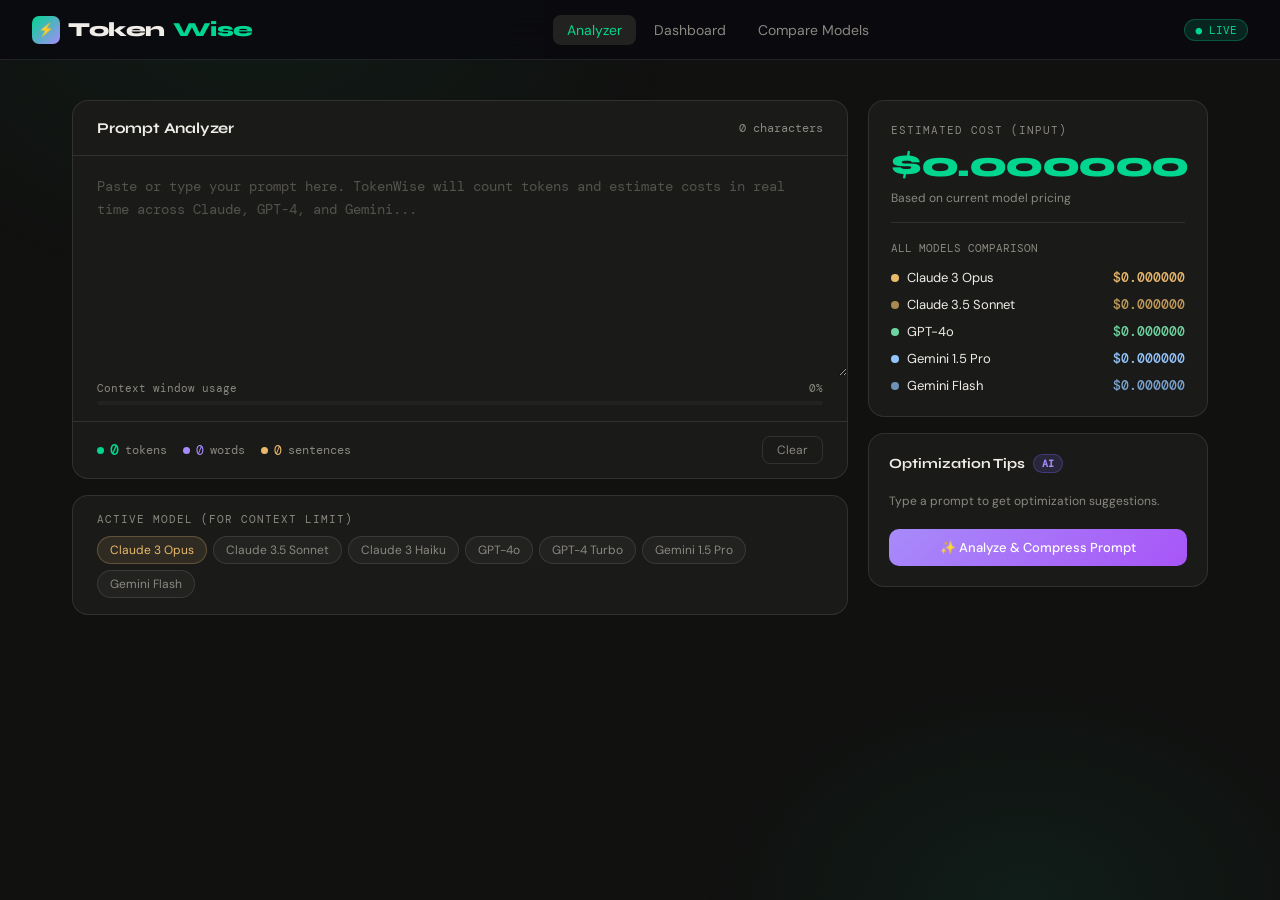
<file: tokenwise-final/frontend/tokenwise.html>
<!DOCTYPE html>
<html lang="en">
<head>
<meta charset="UTF-8">
<meta name="viewport" content="width=device-width, initial-scale=1.0">
<title>TokenWise — AI Cost Intelligence</title>
<link rel="preconnect" href="https://fonts.googleapis.com">
<link href="https://fonts.googleapis.com/css2?family=DM+Mono:wght@300;400;500&family=Syne:wght@400;600;700;800&family=DM+Sans:wght@300;400;500&display=swap" rel="stylesheet">
<style>
  :root {
    --bg: #111110;
    --surface: #1a1a18;
    --surface2: #222220;
    --border: rgba(255,255,255,0.1);
    --accent: #00d68f;
    --accent2: #a78bfa;
    --warn: #fb923c;
    --text: #f0ede8;
    --muted: #8a8880;
    --claude: #e8b96a;
    --gpt: #6dd4a0;
    --gemini: #93c5fd;
  }

  * { box-sizing: border-box; margin: 0; padding: 0; }

  body {
    background: var(--bg);
    color: var(--text);
    font-family: 'DM Sans', sans-serif;
    min-height: 100vh;
    overflow-x: hidden;
  }

  /* Ambient background */
  body::before {
    content: '';
    position: fixed;
    top: -40%;
    left: -20%;
    width: 80%;
    height: 80%;
    background: radial-gradient(ellipse, rgba(0,214,143,0.05) 0%, transparent 60%);
    pointer-events: none;
    z-index: 0;
  }
  body::after {
    content: '';
    position: fixed;
    bottom: -30%;
    right: -10%;
    width: 60%;
    height: 60%;
    background: radial-gradient(ellipse, rgba(0,229,160,0.06) 0%, transparent 60%);
    pointer-events: none;
    z-index: 0;
  }

  /* HEADER */
  header {
    position: sticky;
    top: 0;
    z-index: 100;
    background: rgba(10,10,15,0.85);
    backdrop-filter: blur(20px);
    border-bottom: 1px solid var(--border);
    display: flex;
    align-items: center;
    justify-content: space-between;
    padding: 0 32px;
    height: 60px;
  }

  .logo {
    font-family: 'Syne', sans-serif;
    font-weight: 800;
    font-size: 20px;
    letter-spacing: -0.5px;
    display: flex;
    align-items: center;
    gap: 8px;
  }
  .logo-icon {
    width: 28px; height: 28px;
    background: linear-gradient(135deg, var(--accent), var(--accent2));
    border-radius: 7px;
    display: flex; align-items: center; justify-content: center;
    font-size: 13px;
  }
  .logo span { color: var(--accent); }

  nav { display: flex; gap: 4px; }
  nav button {
    background: none;
    border: none;
    color: var(--muted);
    font-family: 'DM Sans', sans-serif;
    font-size: 14px;
    padding: 6px 14px;
    border-radius: 8px;
    cursor: pointer;
    transition: all 0.15s;
  }
  nav button.active, nav button:hover {
    color: var(--text);
    background: var(--surface2);
  }
  nav button.active { color: var(--accent); }

  .header-right {
    display: flex;
    align-items: center;
    gap: 12px;
  }
  .badge {
    font-family: 'DM Mono', monospace;
    font-size: 11px;
    background: rgba(0,229,160,0.12);
    color: var(--accent);
    border: 1px solid rgba(0,229,160,0.25);
    padding: 3px 10px;
    border-radius: 20px;
  }

  /* MAIN */
  main {
    position: relative;
    z-index: 1;
    max-width: 1200px;
    margin: 0 auto;
    padding: 40px 32px;
  }

  /* TABS */
  .tab-content { display: none; }
  .tab-content.active { display: block; }

  /* ANALYZER TAB */
  .analyzer-grid {
    display: grid;
    grid-template-columns: 1fr 340px;
    gap: 20px;
  }

  .panel {
    background: var(--surface);
    border: 1px solid var(--border);
    border-radius: 16px;
    overflow: hidden;
  }

  .panel-header {
    padding: 18px 24px;
    border-bottom: 1px solid var(--border);
    display: flex;
    align-items: center;
    justify-content: space-between;
  }
  .panel-title {
    font-family: 'Syne', sans-serif;
    font-weight: 700;
    font-size: 15px;
    letter-spacing: -0.2px;
  }
  .panel-meta {
    font-family: 'DM Mono', monospace;
    font-size: 12px;
    color: var(--muted);
  }

  .prompt-area {
    width: 100%;
    min-height: 220px;
    background: transparent;
    border: none;
    outline: none;
    resize: vertical;
    color: var(--text);
    font-family: 'DM Mono', monospace;
    font-size: 13.5px;
    line-height: 1.7;
    padding: 20px 24px;
    caret-color: var(--accent);
  }
  .prompt-area::placeholder { color: var(--muted); opacity: 0.5; }

  .prompt-footer {
    padding: 14px 24px;
    border-top: 1px solid var(--border);
    display: flex;
    align-items: center;
    gap: 16px;
    flex-wrap: wrap;
  }

  .token-pill {
    display: flex;
    align-items: center;
    gap: 6px;
    font-family: 'DM Mono', monospace;
    font-size: 12px;
  }
  .token-pill .dot {
    width: 7px; height: 7px;
    border-radius: 50%;
    background: var(--accent);
  }
  .token-count {
    font-weight: 500;
    font-size: 15px;
    color: var(--accent);
    transition: all 0.2s;
  }

  /* Context bar */
  .context-bar-wrap {
    padding: 0 24px 16px;
  }
  .context-label {
    display: flex;
    justify-content: space-between;
    font-size: 11px;
    color: var(--muted);
    margin-bottom: 6px;
    font-family: 'DM Mono', monospace;
  }
  .context-bar {
    height: 4px;
    background: var(--surface2);
    border-radius: 4px;
    overflow: hidden;
  }
  .context-fill {
    height: 100%;
    border-radius: 4px;
    background: linear-gradient(90deg, var(--accent), var(--accent2));
    transition: width 0.3s ease, background 0.3s;
  }
  .context-fill.warn { background: linear-gradient(90deg, var(--warn), #ff3366); }

  /* Model selector */
  .model-selector {
    padding: 16px 24px;
  }
  .model-label {
    font-size: 11px;
    color: var(--muted);
    text-transform: uppercase;
    letter-spacing: 1px;
    margin-bottom: 10px;
    font-family: 'DM Mono', monospace;
  }
  .model-tabs {
    display: flex;
    gap: 6px;
    flex-wrap: wrap;
  }
  .model-tab {
    background: var(--surface2);
    border: 1px solid var(--border);
    color: var(--muted);
    font-family: 'DM Sans', sans-serif;
    font-size: 12px;
    padding: 5px 12px;
    border-radius: 20px;
    cursor: pointer;
    transition: all 0.15s;
  }
  .model-tab.active-claude { background: rgba(212,169,106,0.12); border-color: rgba(212,169,106,0.3); color: var(--claude); }
  .model-tab.active-gpt { background: rgba(116,201,154,0.12); border-color: rgba(116,201,154,0.3); color: var(--gpt); }
  .model-tab.active-gemini { background: rgba(126,184,247,0.12); border-color: rgba(126,184,247,0.3); color: var(--gemini); }

  /* Right sidebar */
  .sidebar { display: flex; flex-direction: column; gap: 16px; }

  /* Cost card */
  .cost-card {
    background: var(--surface);
    border: 1px solid var(--border);
    border-radius: 16px;
    padding: 22px;
  }
  .cost-label {
    font-size: 11px;
    color: var(--muted);
    text-transform: uppercase;
    letter-spacing: 1px;
    font-family: 'DM Mono', monospace;
    margin-bottom: 6px;
  }
  .cost-value {
    font-family: 'Syne', sans-serif;
    font-size: 36px;
    font-weight: 800;
    letter-spacing: -1.5px;
    color: var(--accent);
    transition: all 0.2s;
  }
  .cost-sub {
    font-size: 12px;
    color: var(--muted);
    margin-top: 4px;
  }

  .model-costs { display: flex; flex-direction: column; gap: 10px; margin-top: 18px; }
  .model-cost-row {
    display: flex;
    align-items: center;
    justify-content: space-between;
  }
  .model-cost-name {
    display: flex; align-items: center; gap: 8px;
    font-size: 13px;
  }
  .model-dot { width: 8px; height: 8px; border-radius: 50%; }
  .model-cost-price {
    font-family: 'DM Mono', monospace;
    font-size: 13px;
    font-weight: 500;
  }

  /* Compression card */
  .compress-card {
    background: var(--surface);
    border: 1px solid var(--border);
    border-radius: 16px;
    padding: 20px;
  }
  .compress-title {
    font-family: 'Syne', sans-serif;
    font-weight: 700;
    font-size: 14px;
    margin-bottom: 12px;
    display: flex; align-items: center; gap: 8px;
  }
  .chip {
    font-family: 'DM Mono', monospace;
    font-size: 10px;
    background: rgba(124,106,255,0.15);
    color: var(--accent2);
    border: 1px solid rgba(124,106,255,0.3);
    padding: 2px 8px;
    border-radius: 20px;
  }
  .tip { display: flex; gap: 10px; margin-bottom: 10px; align-items: flex-start; }
  .tip-icon { font-size: 14px; margin-top: 1px; flex-shrink: 0; }
  .tip-text { font-size: 12px; color: var(--muted); line-height: 1.5; }
  .tip-text strong { color: var(--text); }

  .compress-btn {
    width: 100%;
    background: linear-gradient(135deg, var(--accent2), #a855f7);
    border: none;
    color: white;
    font-family: 'DM Sans', sans-serif;
    font-weight: 500;
    font-size: 13px;
    padding: 10px;
    border-radius: 10px;
    cursor: pointer;
    margin-top: 12px;
    transition: opacity 0.15s, transform 0.1s;
  }
  .compress-btn:hover { opacity: 0.9; transform: translateY(-1px); }
  .compress-btn:active { transform: translateY(0); }

  /* DASHBOARD */
  .dashboard-header {
    margin-bottom: 28px;
  }
  .dashboard-header h1 {
    font-family: 'Syne', sans-serif;
    font-size: 28px;
    font-weight: 800;
    letter-spacing: -1px;
    margin-bottom: 6px;
  }
  .dashboard-header p {
    color: var(--muted);
    font-size: 14px;
  }

  .stats-grid {
    display: grid;
    grid-template-columns: repeat(4, 1fr);
    gap: 16px;
    margin-bottom: 24px;
  }
  .stat-card {
    background: var(--surface);
    border: 1px solid var(--border);
    border-radius: 14px;
    padding: 20px;
    position: relative;
    overflow: hidden;
  }
  .stat-card::after {
    content: '';
    position: absolute;
    top: 0; left: 0; right: 0;
    height: 2px;
    background: linear-gradient(90deg, var(--accent), transparent);
  }
  .stat-card:nth-child(2)::after { background: linear-gradient(90deg, var(--accent2), transparent); }
  .stat-card:nth-child(3)::after { background: linear-gradient(90deg, var(--warn), transparent); }
  .stat-card:nth-child(4)::after { background: linear-gradient(90deg, var(--claude), transparent); }

  .stat-label { font-size: 11px; color: var(--muted); text-transform: uppercase; letter-spacing: 1px; font-family: 'DM Mono', monospace; margin-bottom: 8px; }
  .stat-value { font-family: 'Syne', sans-serif; font-size: 26px; font-weight: 800; letter-spacing: -1px; }
  .stat-change { font-size: 11px; color: var(--muted); margin-top: 4px; }
  .stat-change.up { color: var(--accent); }
  .stat-change.down { color: var(--warn); }

  /* Chart */
  .chart-grid {
    display: grid;
    grid-template-columns: 2fr 1fr;
    gap: 16px;
    margin-bottom: 24px;
  }

  .chart-area {
    background: var(--surface);
    border: 1px solid var(--border);
    border-radius: 14px;
    padding: 22px;
  }
  .chart-title {
    font-family: 'Syne', sans-serif;
    font-weight: 700;
    font-size: 15px;
    margin-bottom: 20px;
    display: flex; align-items: center; justify-content: space-between;
  }
  .chart-legend {
    display: flex; gap: 16px;
  }
  .legend-item {
    display: flex; align-items: center; gap: 5px;
    font-size: 11px; color: var(--muted); font-family: 'DM Mono', monospace;
  }
  .legend-dot { width: 8px; height: 8px; border-radius: 50%; }

  /* SVG chart */
  .bar-chart { width: 100%; }
  .bar-group { cursor: pointer; }
  .bar-group:hover rect { filter: brightness(1.2); }

  /* Model breakdown */
  .model-breakdown {
    background: var(--surface);
    border: 1px solid var(--border);
    border-radius: 14px;
    padding: 22px;
  }
  .breakdown-row {
    display: flex;
    align-items: center;
    justify-content: space-between;
    padding: 12px 0;
    border-bottom: 1px solid var(--border);
  }
  .breakdown-row:last-child { border-bottom: none; }
  .breakdown-name { display: flex; align-items: center; gap: 10px; font-size: 13px; }
  .breakdown-right { text-align: right; }
  .breakdown-cost { font-family: 'DM Mono', monospace; font-size: 14px; font-weight: 500; }
  .breakdown-pct { font-size: 11px; color: var(--muted); margin-top: 2px; }

  /* Recent sessions */
  .sessions-table {
    background: var(--surface);
    border: 1px solid var(--border);
    border-radius: 14px;
    overflow: hidden;
  }
  .sessions-header {
    display: grid;
    grid-template-columns: 2fr 1fr 1fr 1fr 1fr;
    padding: 14px 20px;
    border-bottom: 1px solid var(--border);
    font-size: 11px;
    color: var(--muted);
    text-transform: uppercase;
    letter-spacing: 0.8px;
    font-family: 'DM Mono', monospace;
  }
  .session-row {
    display: grid;
    grid-template-columns: 2fr 1fr 1fr 1fr 1fr;
    padding: 14px 20px;
    border-bottom: 1px solid var(--border);
    font-size: 13px;
    align-items: center;
    transition: background 0.1s;
  }
  .session-row:last-child { border-bottom: none; }
  .session-row:hover { background: var(--surface2); }
  .session-model {
    display: inline-flex;
    align-items: center;
    gap: 5px;
    font-size: 11px;
    font-family: 'DM Mono', monospace;
    padding: 2px 8px;
    border-radius: 20px;
  }
  .session-model.claude { background: rgba(212,169,106,0.12); color: var(--claude); }
  .session-model.gpt { background: rgba(116,201,154,0.12); color: var(--gpt); }
  .session-model.gemini { background: rgba(126,184,247,0.12); color: var(--gemini); }
  .session-cost { font-family: 'DM Mono', monospace; font-weight: 500; }

  /* COMPARE TAB */
  .compare-header {
    margin-bottom: 24px;
  }
  .compare-header h2 {
    font-family: 'Syne', sans-serif;
    font-size: 22px;
    font-weight: 800;
    margin-bottom: 6px;
  }
  .model-compare-grid {
    display: grid;
    grid-template-columns: repeat(3, 1fr);
    gap: 16px;
    margin-bottom: 24px;
  }
  .model-card {
    background: var(--surface);
    border: 1px solid var(--border);
    border-radius: 14px;
    padding: 24px;
    position: relative;
    overflow: hidden;
    transition: transform 0.2s, border-color 0.2s;
  }
  .model-card:hover { transform: translateY(-2px); }
  .model-card.claude-card { border-color: rgba(212,169,106,0.2); }
  .model-card.gpt-card { border-color: rgba(116,201,154,0.2); }
  .model-card.gemini-card { border-color: rgba(126,184,247,0.2); }
  .model-card-bg {
    position: absolute;
    top: -30px; right: -30px;
    width: 100px; height: 100px;
    border-radius: 50%;
    opacity: 0.06;
  }
  .claude-card .model-card-bg { background: var(--claude); }
  .gpt-card .model-card-bg { background: var(--gpt); }
  .gemini-card .model-card-bg { background: var(--gemini); }

  .model-card-name {
    font-family: 'Syne', sans-serif;
    font-weight: 700;
    font-size: 16px;
    margin-bottom: 4px;
    display: flex; align-items: center; gap: 8px;
  }
  .model-card-sub { font-size: 12px; color: var(--muted); margin-bottom: 20px; }

  .pricing-row {
    display: flex;
    justify-content: space-between;
    padding: 8px 0;
    border-bottom: 1px solid var(--border);
    font-size: 12px;
  }
  .pricing-row:last-child { border-bottom: none; }
  .pricing-key { color: var(--muted); }
  .pricing-val { font-family: 'DM Mono', monospace; font-weight: 500; }

  .context-size {
    margin-top: 16px;
    padding: 12px;
    background: var(--surface2);
    border-radius: 10px;
    font-size: 12px;
    display: flex;
    justify-content: space-between;
    align-items: center;
  }
  .context-size span { color: var(--muted); }
  .context-size strong { font-family: 'DM Mono', monospace; }

  /* Animated number */
  @keyframes countUp {
    from { opacity: 0; transform: translateY(4px); }
    to { opacity: 1; transform: translateY(0); }
  }
  .animate-in { animation: countUp 0.2s ease; }

  /* Warn state */
  .warn-banner {
    display: none;
    background: rgba(255,107,53,0.1);
    border: 1px solid rgba(255,107,53,0.25);
    border-radius: 10px;
    padding: 10px 16px;
    font-size: 12px;
    color: var(--warn);
    margin: 0 24px 16px;
    align-items: center;
    gap: 8px;
  }
  .warn-banner.show { display: flex; }

  /* Empty states & util */
  .divider { height: 1px; background: var(--border); margin: 16px 0; }

  /* Scrollbar */
  ::-webkit-scrollbar { width: 6px; }
  ::-webkit-scrollbar-track { background: transparent; }
  ::-webkit-scrollbar-thumb { background: var(--border); border-radius: 3px; }

  /* Responsive */
  @media (max-width: 900px) {
    .analyzer-grid { grid-template-columns: 1fr; }
    .stats-grid { grid-template-columns: repeat(2,1fr); }
    .chart-grid { grid-template-columns: 1fr; }
    .model-compare-grid { grid-template-columns: 1fr; }
  }
</style>
</head>
<body>

<header>
  <div class="logo">
    <div class="logo-icon">⚡</div>
    Token<span>Wise</span>
  </div>
  <nav>
    <button class="active" onclick="switchTab('analyzer', this)">Analyzer</button>
    <button onclick="switchTab('dashboard', this)">Dashboard</button>
    <button onclick="switchTab('compare', this)">Compare Models</button>
  </nav>
  <div class="header-right">
    <div class="badge" id="live-badge">● LIVE</div>
  </div>
</header>

<main>

  <!-- ===== ANALYZER TAB ===== -->
  <div id="tab-analyzer" class="tab-content active">
    <div class="analyzer-grid">

      <!-- Left: Prompt Editor -->
      <div>
        <div class="panel">
          <div class="panel-header">
            <span class="panel-title">Prompt Analyzer</span>
            <span class="panel-meta" id="char-count">0 characters</span>
          </div>

          <textarea
            class="prompt-area"
            id="promptInput"
            placeholder="Paste or type your prompt here. TokenWise will count tokens and estimate costs in real time across Claude, GPT-4, and Gemini..."
            oninput="analyzePrompt()"
          ></textarea>

          <div id="warn-banner" class="warn-banner">
            ⚠️ <span id="warn-text"></span>
          </div>

          <div class="context-bar-wrap">
            <div class="context-label">
              <span>Context window usage</span>
              <span id="context-pct">0%</span>
            </div>
            <div class="context-bar">
              <div class="context-fill" id="context-fill" style="width:0%"></div>
            </div>
          </div>

          <div class="prompt-footer">
            <div class="token-pill">
              <div class="dot"></div>
              <span id="token-count" class="token-count">0</span>
              <span style="color:var(--muted); font-size:12px">tokens</span>
            </div>
            <div class="token-pill">
              <div class="dot" style="background:var(--accent2)"></div>
              <span style="font-family:'DM Mono',monospace; font-size:13px; color:var(--accent2)" id="word-count">0</span>
              <span style="color:var(--muted); font-size:12px">words</span>
            </div>
            <div class="token-pill">
              <div class="dot" style="background:var(--claude)"></div>
              <span style="font-family:'DM Mono',monospace; font-size:13px; color:var(--claude)" id="sentence-count">0</span>
              <span style="color:var(--muted); font-size:12px">sentences</span>
            </div>
            <div style="margin-left:auto;">
              <button onclick="clearPrompt()" style="background:none;border:1px solid var(--border);color:var(--muted);padding:5px 14px;border-radius:8px;font-family:'DM Sans',sans-serif;font-size:12px;cursor:pointer;">Clear</button>
            </div>
          </div>
        </div>

        <!-- Model selector -->
        <div class="panel" style="margin-top:16px;">
          <div class="model-selector">
            <div class="model-label">Active Model (for context limit)</div>
            <div class="model-tabs" id="modelTabs">
              <button class="model-tab active-claude" onclick="selectModel('claude-3-opus', this)">Claude 3 Opus</button>
              <button class="model-tab" onclick="selectModel('claude-3-sonnet', this)">Claude 3.5 Sonnet</button>
              <button class="model-tab" onclick="selectModel('claude-3-haiku', this)">Claude 3 Haiku</button>
              <button class="model-tab" onclick="selectModel('gpt-4o', this)">GPT-4o</button>
              <button class="model-tab" onclick="selectModel('gpt-4-turbo', this)">GPT-4 Turbo</button>
              <button class="model-tab" onclick="selectModel('gemini-1.5-pro', this)">Gemini 1.5 Pro</button>
              <button class="model-tab" onclick="selectModel('gemini-flash', this)">Gemini Flash</button>
            </div>
          </div>
        </div>
      </div>

      <!-- Right: Sidebar -->
      <div class="sidebar">

        <!-- Cost card -->
        <div class="cost-card">
          <div class="cost-label">Estimated Cost (Input)</div>
          <div class="cost-value" id="main-cost">$0.000000</div>
          <div class="cost-sub" id="main-cost-sub">Based on current model pricing</div>

          <div class="divider"></div>

          <div class="model-costs">
            <div style="font-size:11px;color:var(--muted);font-family:'DM Mono',monospace;margin-bottom:4px;">ALL MODELS COMPARISON</div>
            <div class="model-cost-row">
              <div class="model-cost-name">
                <div class="model-dot" style="background:var(--claude)"></div>
                Claude 3 Opus
              </div>
              <div class="model-cost-price" style="color:var(--claude)" id="cost-claude-opus">$0.000000</div>
            </div>
            <div class="model-cost-row">
              <div class="model-cost-name">
                <div class="model-dot" style="background:var(--claude); opacity:0.7"></div>
                Claude 3.5 Sonnet
              </div>
              <div class="model-cost-price" style="color:var(--claude); opacity:0.8" id="cost-claude-sonnet">$0.000000</div>
            </div>
            <div class="model-cost-row">
              <div class="model-cost-name">
                <div class="model-dot" style="background:var(--gpt)"></div>
                GPT-4o
              </div>
              <div class="model-cost-price" style="color:var(--gpt)" id="cost-gpt4o">$0.000000</div>
            </div>
            <div class="model-cost-row">
              <div class="model-cost-name">
                <div class="model-dot" style="background:var(--gemini)"></div>
                Gemini 1.5 Pro
              </div>
              <div class="model-cost-price" style="color:var(--gemini)" id="cost-gemini-pro">$0.000000</div>
            </div>
            <div class="model-cost-row">
              <div class="model-cost-name">
                <div class="model-dot" style="background:var(--gemini); opacity:0.7"></div>
                Gemini Flash
              </div>
              <div class="model-cost-price" style="color:var(--gemini); opacity:0.8" id="cost-gemini-flash">$0.000000</div>
            </div>
          </div>
        </div>

        <!-- Compression tips -->
        <div class="compress-card">
          <div class="compress-title">
            Optimization Tips
            <span class="chip">AI</span>
          </div>
          <div id="tips-container">
            <div style="color:var(--muted);font-size:12px;padding:8px 0;">Type a prompt to get optimization suggestions.</div>
          </div>
          <button class="compress-btn" onclick="getAITips()">✨ Analyze & Compress Prompt</button>
        </div>

      </div>
    </div>
  </div>

  <!-- ===== DASHBOARD TAB ===== -->
  <div id="tab-dashboard" class="tab-content">
    <div class="dashboard-header">
      <h1>Usage Dashboard</h1>
      <p>Track your AI spending across all models — May 2026</p>
    </div>

    <div class="stats-grid">
      <div class="stat-card">
        <div class="stat-label">Total Tokens (Month)</div>
        <div class="stat-value">2.4M</div>
        <div class="stat-change up">↑ 18% vs last month</div>
      </div>
      <div class="stat-card">
        <div class="stat-label">Estimated Spend</div>
        <div class="stat-value">$47.23</div>
        <div class="stat-change up">↑ $8.10 this week</div>
      </div>
      <div class="stat-card">
        <div class="stat-label">Avg Cost/Prompt</div>
        <div class="stat-value">$0.019</div>
        <div class="stat-change down">↑ 3% efficiency loss</div>
      </div>
      <div class="stat-card">
        <div class="stat-label">Prompts Analyzed</div>
        <div class="stat-value">1,247</div>
        <div class="stat-change up">↑ 312 this week</div>
      </div>
    </div>

    <div class="chart-grid">
      <!-- Bar chart -->
      <div class="chart-area">
        <div class="chart-title">
          Daily Token Usage
          <div class="chart-legend">
            <div class="legend-item"><div class="legend-dot" style="background:var(--claude)"></div>Claude</div>
            <div class="legend-item"><div class="legend-dot" style="background:var(--gpt)"></div>GPT-4</div>
            <div class="legend-item"><div class="legend-dot" style="background:var(--gemini)"></div>Gemini</div>
          </div>
        </div>
        <svg class="bar-chart" viewBox="0 0 560 180" xmlns="http://www.w3.org/2000/svg">
          <!-- Grid lines -->
          <line x1="0" y1="150" x2="560" y2="150" stroke="rgba(255,255,255,0.05)" stroke-width="1"/>
          <line x1="0" y1="110" x2="560" y2="110" stroke="rgba(255,255,255,0.05)" stroke-width="1"/>
          <line x1="0" y1="70" x2="560" y2="70" stroke="rgba(255,255,255,0.05)" stroke-width="1"/>
          <line x1="0" y1="30" x2="560" y2="30" stroke="rgba(255,255,255,0.05)" stroke-width="1"/>

          <!-- Labels -->
          <text x="0" y="160" fill="rgba(255,255,255,0.25)" font-size="9" font-family="DM Mono">May 19</text>
          <text x="78" y="160" fill="rgba(255,255,255,0.25)" font-size="9" font-family="DM Mono">May 20</text>
          <text x="156" y="160" fill="rgba(255,255,255,0.25)" font-size="9" font-family="DM Mono">May 21</text>
          <text x="234" y="160" fill="rgba(255,255,255,0.25)" font-size="9" font-family="DM Mono">May 22</text>
          <text x="312" y="160" fill="rgba(255,255,255,0.25)" font-size="9" font-family="DM Mono">May 23</text>
          <text x="390" y="160" fill="rgba(255,255,255,0.25)" font-size="9" font-family="DM Mono">May 24</text>
          <text x="468" y="160" fill="rgba(255,255,255,0.25)" font-size="9" font-family="DM Mono">May 25</text>

          <!-- Bars Day 1 -->
          <g class="bar-group"><rect x="4" y="80" width="18" height="70" rx="3" fill="#d4a96a" opacity="0.85"/></g>
          <g class="bar-group"><rect x="24" y="100" width="18" height="50" rx="3" fill="#74c99a" opacity="0.85"/></g>
          <g class="bar-group"><rect x="44" y="115" width="18" height="35" rx="3" fill="#7eb8f7" opacity="0.85"/></g>
          <!-- Day 2 -->
          <g class="bar-group"><rect x="82" y="65" width="18" height="85" rx="3" fill="#d4a96a" opacity="0.85"/></g>
          <g class="bar-group"><rect x="102" y="90" width="18" height="60" rx="3" fill="#74c99a" opacity="0.85"/></g>
          <g class="bar-group"><rect x="122" y="110" width="18" height="40" rx="3" fill="#7eb8f7" opacity="0.85"/></g>
          <!-- Day 3 -->
          <g class="bar-group"><rect x="160" y="55" width="18" height="95" rx="3" fill="#d4a96a" opacity="0.85"/></g>
          <g class="bar-group"><rect x="180" y="85" width="18" height="65" rx="3" fill="#74c99a" opacity="0.85"/></g>
          <g class="bar-group"><rect x="200" y="105" width="18" height="45" rx="3" fill="#7eb8f7" opacity="0.85"/></g>
          <!-- Day 4 -->
          <g class="bar-group"><rect x="238" y="40" width="18" height="110" rx="3" fill="#d4a96a" opacity="0.85"/></g>
          <g class="bar-group"><rect x="258" y="75" width="18" height="75" rx="3" fill="#74c99a" opacity="0.85"/></g>
          <g class="bar-group"><rect x="278" y="100" width="18" height="50" rx="3" fill="#7eb8f7" opacity="0.85"/></g>
          <!-- Day 5 -->
          <g class="bar-group"><rect x="316" y="70" width="18" height="80" rx="3" fill="#d4a96a" opacity="0.85"/></g>
          <g class="bar-group"><rect x="336" y="95" width="18" height="55" rx="3" fill="#74c99a" opacity="0.85"/></g>
          <g class="bar-group"><rect x="356" y="120" width="18" height="30" rx="3" fill="#7eb8f7" opacity="0.85"/></g>
          <!-- Day 6 -->
          <g class="bar-group"><rect x="394" y="50" width="18" height="100" rx="3" fill="#d4a96a" opacity="0.85"/></g>
          <g class="bar-group"><rect x="414" y="80" width="18" height="70" rx="3" fill="#74c99a" opacity="0.85"/></g>
          <g class="bar-group"><rect x="434" y="108" width="18" height="42" rx="3" fill="#7eb8f7" opacity="0.85"/></g>
          <!-- Day 7 (Today) -->
          <g class="bar-group"><rect x="472" y="35" width="18" height="115" rx="3" fill="#d4a96a"/></g>
          <g class="bar-group"><rect x="492" y="60" width="18" height="90" rx="3" fill="#74c99a"/></g>
          <g class="bar-group"><rect x="512" y="88" width="18" height="62" rx="3" fill="#7eb8f7"/></g>
          <!-- Today indicator -->
          <text x="490" y="18" fill="rgba(0,229,160,0.6)" font-size="9" font-family="DM Mono" text-anchor="middle">TODAY</text>
          <line x1="490" y1="20" x2="490" y2="148" stroke="rgba(0,229,160,0.2)" stroke-width="1" stroke-dasharray="3,3"/>
        </svg>
      </div>

      <!-- Model breakdown -->
      <div class="model-breakdown">
        <div style="font-family:'Syne',sans-serif;font-weight:700;font-size:15px;margin-bottom:16px;">Model Breakdown</div>
        <div class="breakdown-row">
          <div class="breakdown-name">
            <div class="model-dot" style="background:var(--claude);width:10px;height:10px;"></div>
            Claude
          </div>
          <div class="breakdown-right">
            <div class="breakdown-cost" style="color:var(--claude)">$28.14</div>
            <div class="breakdown-pct">59.6%</div>
          </div>
        </div>
        <div class="breakdown-row">
          <div class="breakdown-name">
            <div class="model-dot" style="background:var(--gpt);width:10px;height:10px;"></div>
            GPT-4o
          </div>
          <div class="breakdown-right">
            <div class="breakdown-cost" style="color:var(--gpt)">$13.47</div>
            <div class="breakdown-pct">28.5%</div>
          </div>
        </div>
        <div class="breakdown-row">
          <div class="breakdown-name">
            <div class="model-dot" style="background:var(--gemini);width:10px;height:10px;"></div>
            Gemini
          </div>
          <div class="breakdown-right">
            <div class="breakdown-cost" style="color:var(--gemini)">$5.62</div>
            <div class="breakdown-pct">11.9%</div>
          </div>
        </div>
        <div style="margin-top:16px;padding:12px;background:var(--surface2);border-radius:10px;">
          <div style="font-size:11px;color:var(--muted);margin-bottom:6px;font-family:'DM Mono',monospace;">SAVINGS POTENTIAL</div>
          <div style="font-family:'Syne',sans-serif;font-size:20px;font-weight:800;color:var(--accent)">$14.20</div>
          <div style="font-size:11px;color:var(--muted);margin-top:3px;">if switched to Haiku/Flash for simple tasks</div>
        </div>
      </div>
    </div>

    <!-- Recent Sessions -->
    <div class="sessions-table">
      <div class="panel-header" style="padding:16px 20px;">
        <span class="panel-title">Recent Sessions</span>
        <span class="panel-meta">Last 10 prompts analyzed</span>
      </div>
      <div class="sessions-header">
        <span>Prompt Preview</span>
        <span>Model</span>
        <span>Tokens</span>
        <span>Cost</span>
        <span>Time</span>
      </div>
      <div id="sessions-list">
        <!-- populated by JS -->
      </div>
    </div>
  </div>

  <!-- ===== COMPARE TAB ===== -->
  <div id="tab-compare" class="tab-content">
    <div class="compare-header">
      <h2>Model Pricing Comparison</h2>
      <p style="color:var(--muted);font-size:13px;">Current pricing per 1M tokens (input / output) — as of May 2026</p>
    </div>

    <div class="model-compare-grid">
      <!-- Claude -->
      <div class="model-card claude-card">
        <div class="model-card-bg"></div>
        <div class="model-card-name" style="color:var(--claude)">
          🔶 Claude
        </div>
        <div class="model-card-sub">Anthropic — Best for reasoning & long context</div>

        <div class="pricing-row"><span class="pricing-key">Claude 3 Opus</span><span class="pricing-val" style="color:var(--claude)">$15 / $75</span></div>
        <div class="pricing-row"><span class="pricing-key">Claude 3.5 Sonnet</span><span class="pricing-val" style="color:var(--claude)">$3 / $15</span></div>
        <div class="pricing-row"><span class="pricing-key">Claude 3 Haiku</span><span class="pricing-val" style="color:var(--claude)">$0.25 / $1.25</span></div>

        <div class="context-size">
          <span>Context Window</span>
          <strong>200K tokens</strong>
        </div>
      </div>

      <!-- GPT-4 -->
      <div class="model-card gpt-card">
        <div class="model-card-bg"></div>
        <div class="model-card-name" style="color:var(--gpt)">
          🟢 OpenAI GPT
        </div>
        <div class="model-card-sub">OpenAI — Widest ecosystem & tooling</div>

        <div class="pricing-row"><span class="pricing-key">GPT-4o</span><span class="pricing-val" style="color:var(--gpt)">$5 / $15</span></div>
        <div class="pricing-row"><span class="pricing-key">GPT-4 Turbo</span><span class="pricing-val" style="color:var(--gpt)">$10 / $30</span></div>
        <div class="pricing-row"><span class="pricing-key">GPT-3.5 Turbo</span><span class="pricing-val" style="color:var(--gpt)">$0.50 / $1.50</span></div>

        <div class="context-size">
          <span>Context Window</span>
          <strong>128K tokens</strong>
        </div>
      </div>

      <!-- Gemini -->
      <div class="model-card gemini-card">
        <div class="model-card-bg"></div>
        <div class="model-card-name" style="color:var(--gemini)">
          🔵 Gemini
        </div>
        <div class="model-card-sub">Google — Massive context, multimodal</div>

        <div class="pricing-row"><span class="pricing-key">Gemini 1.5 Pro</span><span class="pricing-val" style="color:var(--gemini)">$3.50 / $10.50</span></div>
        <div class="pricing-row"><span class="pricing-key">Gemini 1.5 Flash</span><span class="pricing-val" style="color:var(--gemini)">$0.35 / $1.05</span></div>
        <div class="pricing-row"><span class="pricing-key">Gemini 2.0 Flash</span><span class="pricing-val" style="color:var(--gemini)">$0.10 / $0.40</span></div>

        <div class="context-size">
          <span>Context Window</span>
          <strong>1M tokens</strong>
        </div>
      </div>
    </div>

    <!-- Cost calculator -->
    <div class="panel">
      <div class="panel-header">
        <span class="panel-title">Volume Cost Calculator</span>
        <span class="panel-meta">Estimate monthly spend</span>
      </div>
      <div style="padding:24px;">
        <div style="display:grid;grid-template-columns:1fr 1fr 1fr;gap:20px;margin-bottom:24px;">
          <div>
            <div class="model-label">Prompts per day</div>
            <input type="number" id="calc-prompts" value="100" min="1"
              oninput="calcVolume()"
              style="width:100%;background:var(--surface2);border:1px solid var(--border);color:var(--text);padding:10px 14px;border-radius:10px;font-family:'DM Mono',monospace;font-size:15px;outline:none;">
          </div>
          <div>
            <div class="model-label">Avg tokens per prompt</div>
            <input type="number" id="calc-tokens" value="500" min="1"
              oninput="calcVolume()"
              style="width:100%;background:var(--surface2);border:1px solid var(--border);color:var(--text);padding:10px 14px;border-radius:10px;font-family:'DM Mono',monospace;font-size:15px;outline:none;">
          </div>
          <div>
            <div class="model-label">Avg response tokens</div>
            <input type="number" id="calc-response" value="800" min="1"
              oninput="calcVolume()"
              style="width:100%;background:var(--surface2);border:1px solid var(--border);color:var(--text);padding:10px 14px;border-radius:10px;font-family:'DM Mono',monospace;font-size:15px;outline:none;">
          </div>
        </div>
        <div style="display:grid;grid-template-columns:repeat(5,1fr);gap:12px;" id="calc-results">
          <!-- populated by JS -->
        </div>
      </div>
    </div>
  </div>

</main>

<script>
// ============ DATA ============
const MODELS = {
  'claude-3-opus':    { name: 'Claude 3 Opus',       context: 200000, inputPer1M: 15,    outputPer1M: 75,   color: '#d4a96a', family: 'claude' },
  'claude-3-sonnet':  { name: 'Claude 3.5 Sonnet',   context: 200000, inputPer1M: 3,     outputPer1M: 15,   color: '#d4a96a', family: 'claude' },
  'claude-3-haiku':   { name: 'Claude 3 Haiku',      context: 200000, inputPer1M: 0.25,  outputPer1M: 1.25, color: '#d4a96a', family: 'claude' },
  'gpt-4o':           { name: 'GPT-4o',              context: 128000, inputPer1M: 5,     outputPer1M: 15,   color: '#74c99a', family: 'gpt' },
  'gpt-4-turbo':      { name: 'GPT-4 Turbo',         context: 128000, inputPer1M: 10,    outputPer1M: 30,   color: '#74c99a', family: 'gpt' },
  'gemini-1.5-pro':   { name: 'Gemini 1.5 Pro',      context: 1000000,inputPer1M: 3.5,   outputPer1M: 10.5, color: '#7eb8f7', family: 'gemini' },
  'gemini-flash':     { name: 'Gemini Flash',         context: 1000000,inputPer1M: 0.35,  outputPer1M: 1.05, color: '#7eb8f7', family: 'gemini' },
};

let activeModel = 'claude-3-opus';
let currentTokens = 0;

// Token estimation (approx 4 chars/token or 0.75 words/token)
function estimateTokens(text) {
  if (!text) return 0;
  const words = text.trim().split(/\s+/).filter(w => w.length > 0).length;
  return Math.ceil(words / 0.75);
}

function calcCost(tokens, pricePerMillion) {
  return (tokens / 1000000) * pricePerMillion;
}

function formatCost(cost) {
  if (cost < 0.000001) return '$0.000000';
  if (cost < 0.01) return '$' + cost.toFixed(6);
  if (cost < 1) return '$' + cost.toFixed(4);
  return '$' + cost.toFixed(2);
}

// ============ ANALYZER ============
function analyzePrompt() {
  const text = document.getElementById('promptInput').value;
  const tokens = estimateTokens(text);
  const words = text.trim().split(/\s+/).filter(w=>w.length>0).length;
  const sentences = text.split(/[.!?]+/).filter(s=>s.trim().length>0).length;
  const chars = text.length;

  currentTokens = tokens;

  document.getElementById('token-count').textContent = tokens.toLocaleString();
  document.getElementById('word-count').textContent = words.toLocaleString();
  document.getElementById('sentence-count').textContent = sentences;
  document.getElementById('char-count').textContent = chars.toLocaleString() + ' characters';

  // Context bar
  const model = MODELS[activeModel];
  const pct = Math.min(100, (tokens / model.context) * 100);
  const fill = document.getElementById('context-fill');
  const pctEl = document.getElementById('context-pct');
  fill.style.width = pct + '%';
  pctEl.textContent = pct.toFixed(1) + '%';

  if (pct > 80) {
    fill.classList.add('warn');
  } else {
    fill.classList.remove('warn');
  }

  // Warn banner
  const banner = document.getElementById('warn-banner');
  const warnText = document.getElementById('warn-text');
  if (pct > 90) {
    banner.classList.add('show');
    warnText.textContent = `⚠ You're at ${pct.toFixed(0)}% of the context window for ${model.name}. Consider trimming your prompt.`;
  } else if (pct > 70) {
    banner.classList.add('show');
    warnText.textContent = `You're at ${pct.toFixed(0)}% of the ${model.name} context limit (${model.context.toLocaleString()} tokens).`;
  } else {
    banner.classList.remove('show');
  }

  // Costs
  const mainCost = calcCost(tokens, model.inputPer1M);
  document.getElementById('main-cost').textContent = formatCost(mainCost);
  document.getElementById('main-cost-sub').textContent = `${tokens.toLocaleString()} tokens × ${model.name}`;

  document.getElementById('cost-claude-opus').textContent = formatCost(calcCost(tokens, 15));
  document.getElementById('cost-claude-sonnet').textContent = formatCost(calcCost(tokens, 3));
  document.getElementById('cost-gpt4o').textContent = formatCost(calcCost(tokens, 5));
  document.getElementById('cost-gemini-pro').textContent = formatCost(calcCost(tokens, 3.5));
  document.getElementById('cost-gemini-flash').textContent = formatCost(calcCost(tokens, 0.35));

  // Tips
  updateTips(text, tokens);

  // Add to session log
  if (tokens > 10) logSession(text, tokens);
}

function updateTips(text, tokens) {
  const container = document.getElementById('tips-container');
  if (tokens < 5) {
    container.innerHTML = '<div style="color:var(--muted);font-size:12px;padding:8px 0;">Type a prompt to get optimization suggestions.</div>';
    return;
  }

  const tips = [];

  if (text.match(/\b(please|kindly|could you|would you mind)\b/gi)) {
    tips.push({ icon: '✂️', text: '<strong>Remove filler words</strong> like "please", "kindly", "could you" — they add tokens without adding meaning.' });
  }
  if (text.length > 500 && text.match(/\n{2,}/)) {
    tips.push({ icon: '📝', text: '<strong>Reduce blank lines</strong> — extra whitespace adds token overhead in longer prompts.' });
  }
  if (tokens > 1000) {
    tips.push({ icon: '⚡', text: '<strong>Consider Claude Haiku or Gemini Flash</strong> — for this prompt length, you\'d save ' + formatCost(calcCost(tokens, 15) - calcCost(tokens, 0.25)) + ' vs Opus.' });
  }
  if (text.match(/\b(very|really|extremely|absolutely|literally)\b/gi)) {
    tips.push({ icon: '🎯', text: '<strong>Remove intensifiers</strong> — words like "very", "really", "extremely" rarely affect model output quality.' });
  }
  if (tokens > 200) {
    const saved = Math.ceil(tokens * 0.15);
    tips.push({ icon: '💡', text: `<strong>Estimated compression potential:</strong> ~${saved} tokens (15%) by removing redundancy.` });
  }

  if (tips.length === 0) {
    tips.push({ icon: '✅', text: '<strong>Your prompt looks efficient!</strong> No obvious optimization targets found.' });
  }

  container.innerHTML = tips.map(t => `
    <div class="tip">
      <span class="tip-icon">${t.icon}</span>
      <span class="tip-text">${t.text}</span>
    </div>
  `).join('');
}

function selectModel(modelKey, btn) {
  activeModel = modelKey;
  const model = MODELS[modelKey];

  document.querySelectorAll('.model-tab').forEach(t => {
    t.className = 'model-tab';
  });
  btn.classList.add('active-' + model.family);

  analyzePrompt();
}

function clearPrompt() {
  document.getElementById('promptInput').value = '';
  analyzePrompt();
}

// ============ AI TIPS (Claude API) ============
async function getAITips() {
  const text = document.getElementById('promptInput').value;
  if (!text.trim()) {
    alert('Please type a prompt first.');
    return;
  }

  const btn = document.querySelector('.compress-btn');
  btn.textContent = '⏳ Analyzing...';
  btn.disabled = true;

  const container = document.getElementById('tips-container');
  container.innerHTML = '<div style="color:var(--muted);font-size:12px;padding:8px 0;">AI analyzing your prompt...</div>';

  try {
    const response = await fetch("https://api.anthropic.com/v1/messages", {
      method: "POST",
      headers: { "Content-Type": "application/json" },
      body: JSON.stringify({
        model: "claude-sonnet-4-20250514",
        max_tokens: 1000,
        messages: [{
          role: "user",
          content: `You are a prompt optimization expert. Analyze this prompt and provide 3-4 specific, actionable tips to reduce token count while preserving intent. For each tip, also show a before/after example if relevant. Keep each tip concise (1-2 sentences). Format as JSON array: [{"icon":"emoji","tip":"text","saving":"estimated token reduction"}]

Prompt to analyze:
"""
${text}
"""

Return ONLY valid JSON, no markdown, no explanation.`
        }]
      })
    });

    const data = await response.json();
    const raw = data.content.map(c => c.text || '').join('');
    const clean = raw.replace(/```json|```/g, '').trim();
    const tips = JSON.parse(clean);

    container.innerHTML = tips.map(t => `
      <div class="tip">
        <span class="tip-icon">${t.icon}</span>
        <div class="tip-text">
          <strong>${t.tip}</strong>
          ${t.saving ? `<span style="color:var(--accent);display:block;margin-top:2px;">~${t.saving}</span>` : ''}
        </div>
      </div>
    `).join('');

  } catch(e) {
    container.innerHTML = '<div style="color:var(--warn);font-size:12px;">Could not fetch AI tips. Check connection.</div>';
  }

  btn.textContent = '✨ Analyze & Compress Prompt';
  btn.disabled = false;
}

// ============ SESSIONS ============
const sessionData = [
  { prompt: 'Write a detailed market analysis report for a SaaS company targeting enterprise clients in the healthcare sector...', model: 'claude', tokens: 847, cost: 0.0000127, time: '2 min ago' },
  { prompt: 'Summarize the key points from this quarterly earnings call transcript and highlight growth metrics...', model: 'gpt', tokens: 612, cost: 0.0000031, time: '15 min ago' },
  { prompt: 'You are an expert Python developer. Debug this async function and explain why the race condition occurs...', model: 'claude', tokens: 423, cost: 0.0000063, time: '32 min ago' },
  { prompt: 'Generate 10 creative marketing taglines for a fintech app targeting Gen Z users who...', model: 'gemini', tokens: 289, cost: 0.0000010, time: '1 hr ago' },
  { prompt: 'Translate this legal contract clause from English to French, preserving all technical terminology...', model: 'gpt', tokens: 756, cost: 0.0000038, time: '2 hrs ago' },
  { prompt: 'Analyze the sentiment of these 50 customer reviews and categorize them by topic cluster...', model: 'gemini', tokens: 1834, cost: 0.0000064, time: '3 hrs ago' },
  { prompt: 'Create a comprehensive study guide for the AWS Solutions Architect certification covering...', model: 'claude', tokens: 312, cost: 0.0000047, time: '5 hrs ago' },
];

function renderSessions(data) {
  const list = document.getElementById('sessions-list');
  list.innerHTML = data.map(s => `
    <div class="session-row">
      <span style="color:var(--muted);overflow:hidden;text-overflow:ellipsis;white-space:nowrap;max-width:300px;">${s.prompt.substring(0, 60)}...</span>
      <span><span class="session-model ${s.model}">${s.model === 'claude' ? '🔶 Claude' : s.model === 'gpt' ? '🟢 GPT-4' : '🔵 Gemini'}</span></span>
      <span style="font-family:'DM Mono',monospace;font-size:13px;">${s.tokens.toLocaleString()}</span>
      <span class="session-cost">${formatCost(s.cost)}</span>
      <span style="color:var(--muted);font-size:12px;">${s.time}</span>
    </div>
  `).join('');
}

function logSession(text, tokens) {
  // Just update the count display — in production this would persist
}

// ============ VOLUME CALCULATOR ============
const calcModels = [
  { key: 'claude-opus',   name: 'Claude Opus',  input: 15,   output: 75,   color: '#d4a96a' },
  { key: 'claude-sonnet', name: 'C. Sonnet',    input: 3,    output: 15,   color: '#d4a96a' },
  { key: 'claude-haiku',  name: 'C. Haiku',     input: 0.25, output: 1.25, color: '#d4a96a' },
  { key: 'gpt4o',         name: 'GPT-4o',       input: 5,    output: 15,   color: '#74c99a' },
  { key: 'gemini-flash',  name: 'Gemini Flash', input: 0.35, output: 1.05, color: '#7eb8f7' },
];

function calcVolume() {
  const prompts = parseInt(document.getElementById('calc-prompts').value) || 0;
  const inTokens = parseInt(document.getElementById('calc-tokens').value) || 0;
  const outTokens = parseInt(document.getElementById('calc-response').value) || 0;

  const monthlyPrompts = prompts * 30;
  const totalIn = monthlyPrompts * inTokens;
  const totalOut = monthlyPrompts * outTokens;

  const container = document.getElementById('calc-results');
  container.innerHTML = calcModels.map(m => {
    const monthly = calcCost(totalIn, m.input) + calcCost(totalOut, m.output);
    return `
      <div style="background:var(--surface2);border:1px solid var(--border);border-radius:12px;padding:16px;text-align:center;">
        <div style="font-size:11px;color:var(--muted);font-family:'DM Mono',monospace;margin-bottom:8px;">${m.name}</div>
        <div style="font-family:'Syne',sans-serif;font-size:20px;font-weight:800;color:${m.color};">
          ${monthly < 1 ? '$' + monthly.toFixed(2) : '$' + monthly.toFixed(0)}
        </div>
        <div style="font-size:11px;color:var(--muted);margin-top:4px;">/month</div>
      </div>
    `;
  }).join('');
}

// ============ TAB SWITCHING ============
function switchTab(tab, btn) {
  document.querySelectorAll('.tab-content').forEach(t => t.classList.remove('active'));
  document.querySelectorAll('nav button').forEach(b => b.classList.remove('active'));
  document.getElementById('tab-' + tab).classList.add('active');
  btn.classList.add('active');
}

// ============ INIT ============
renderSessions(sessionData);
calcVolume();
</script>
</body>
</html>
</file>
